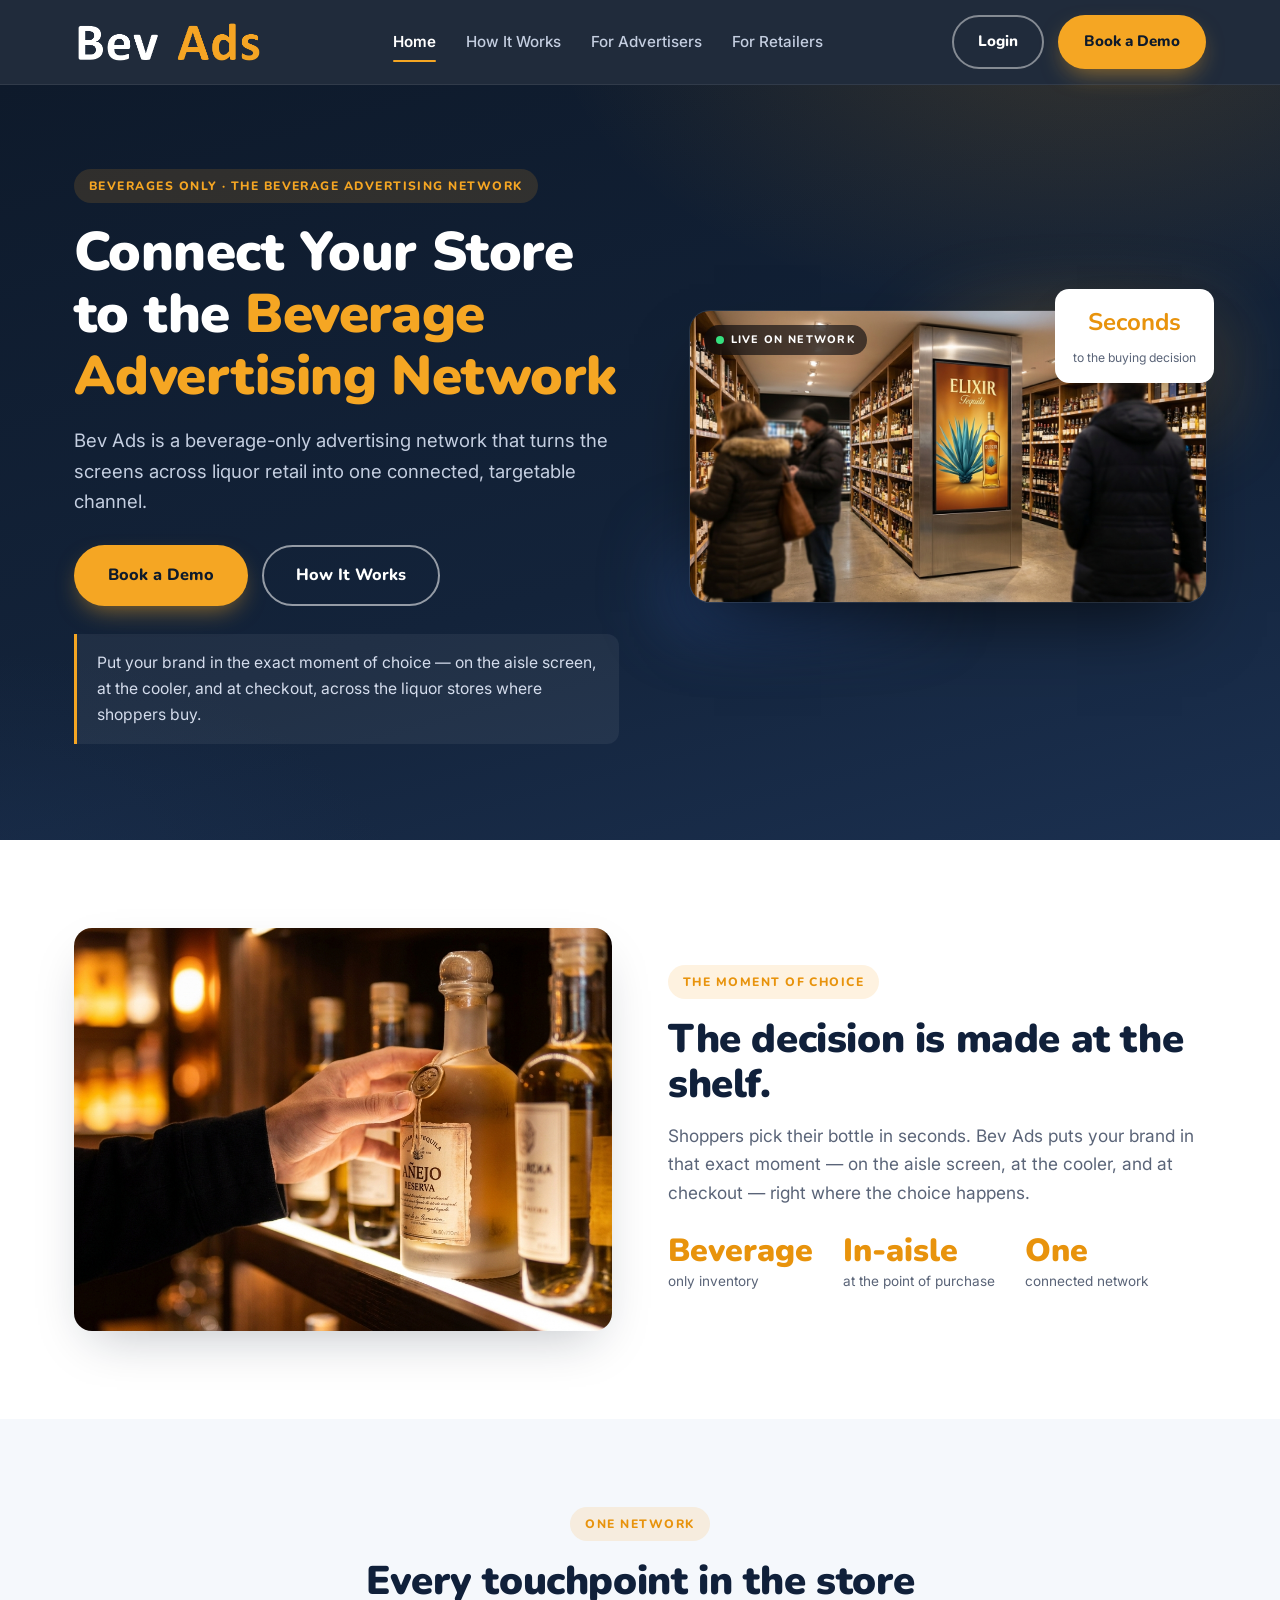
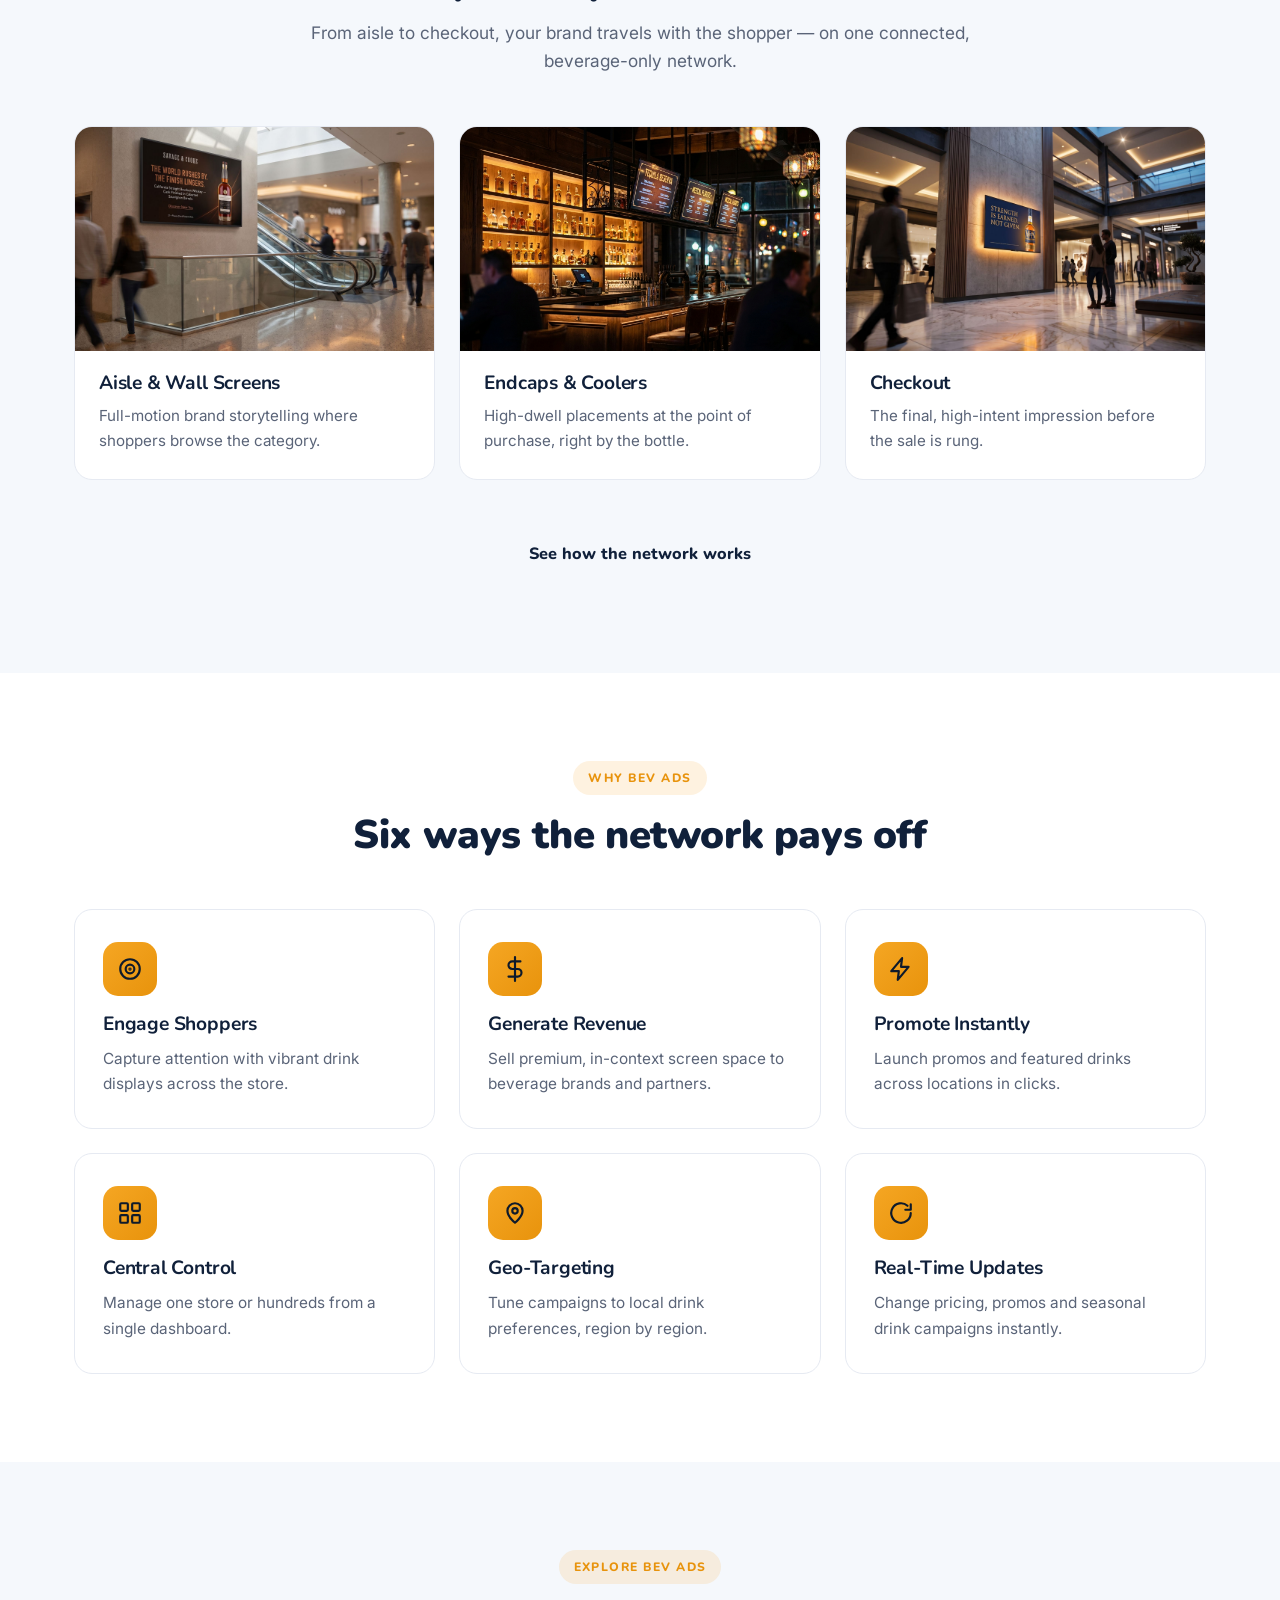
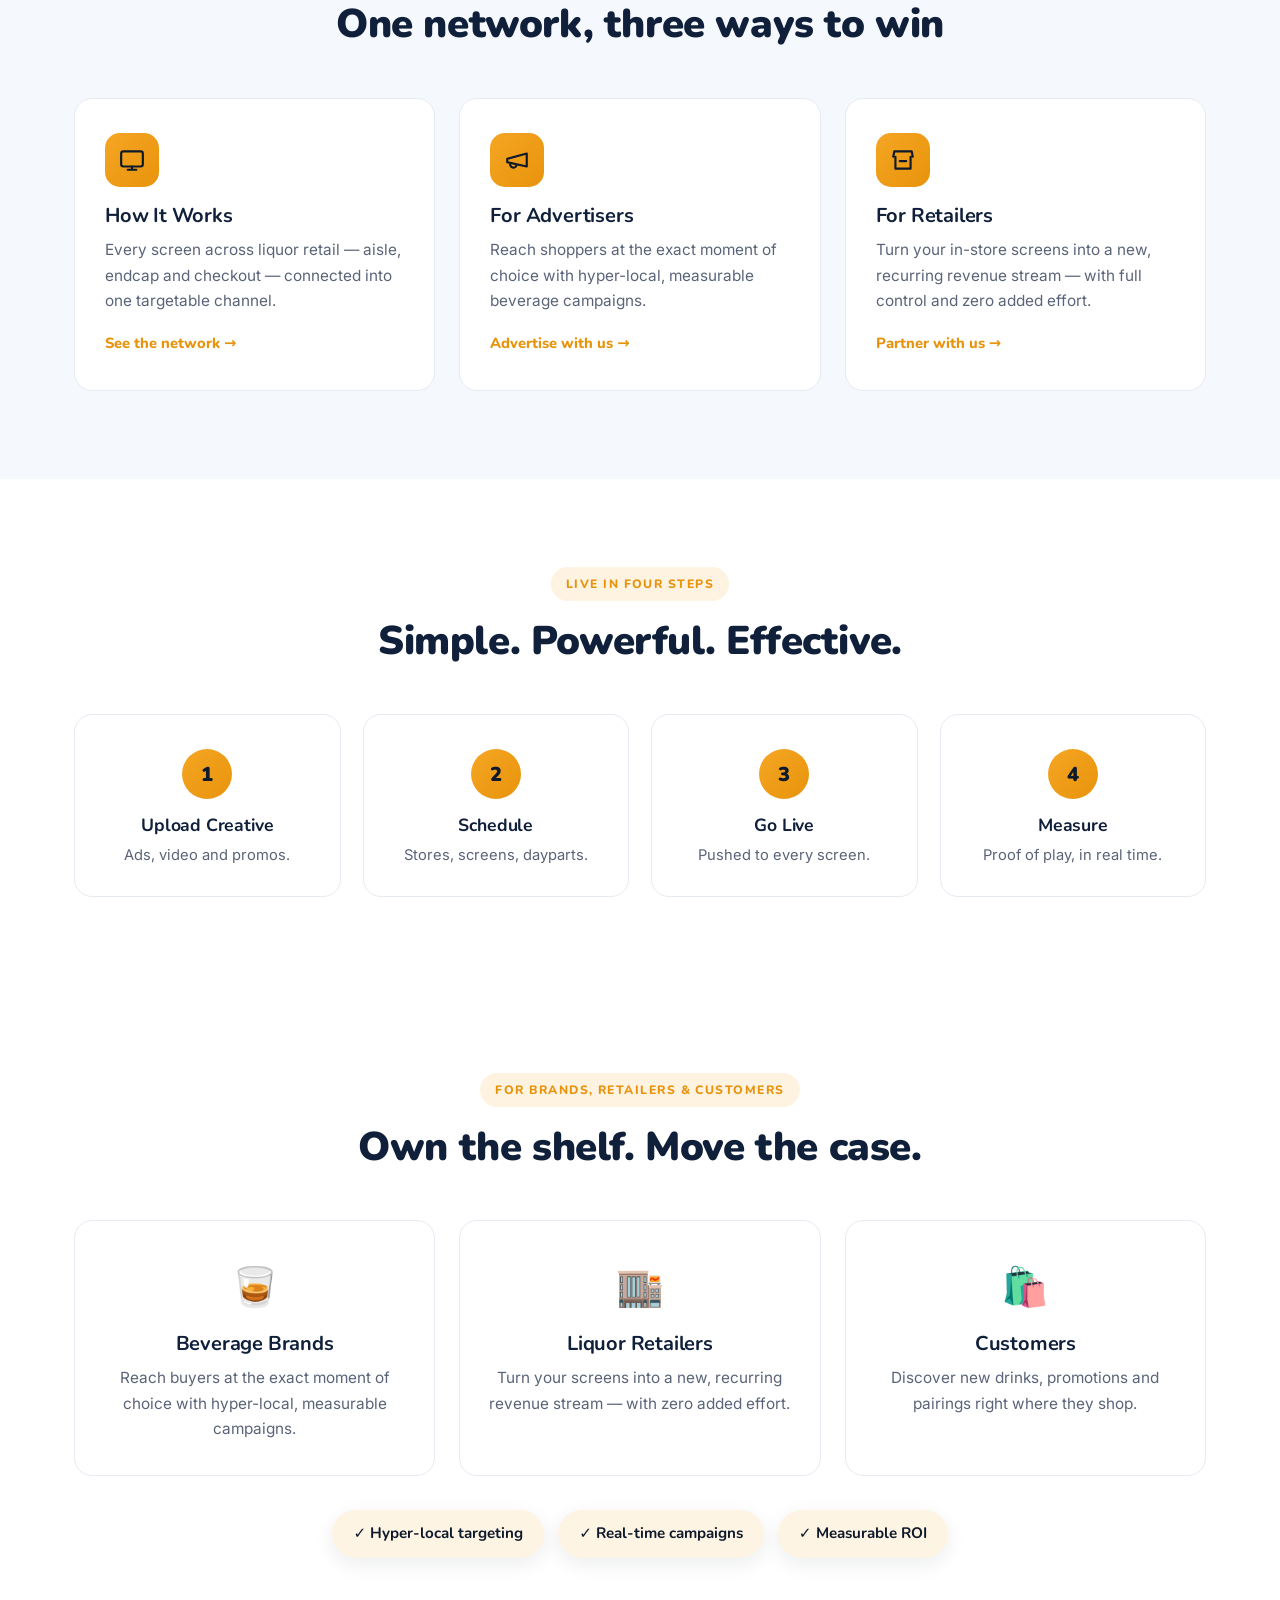
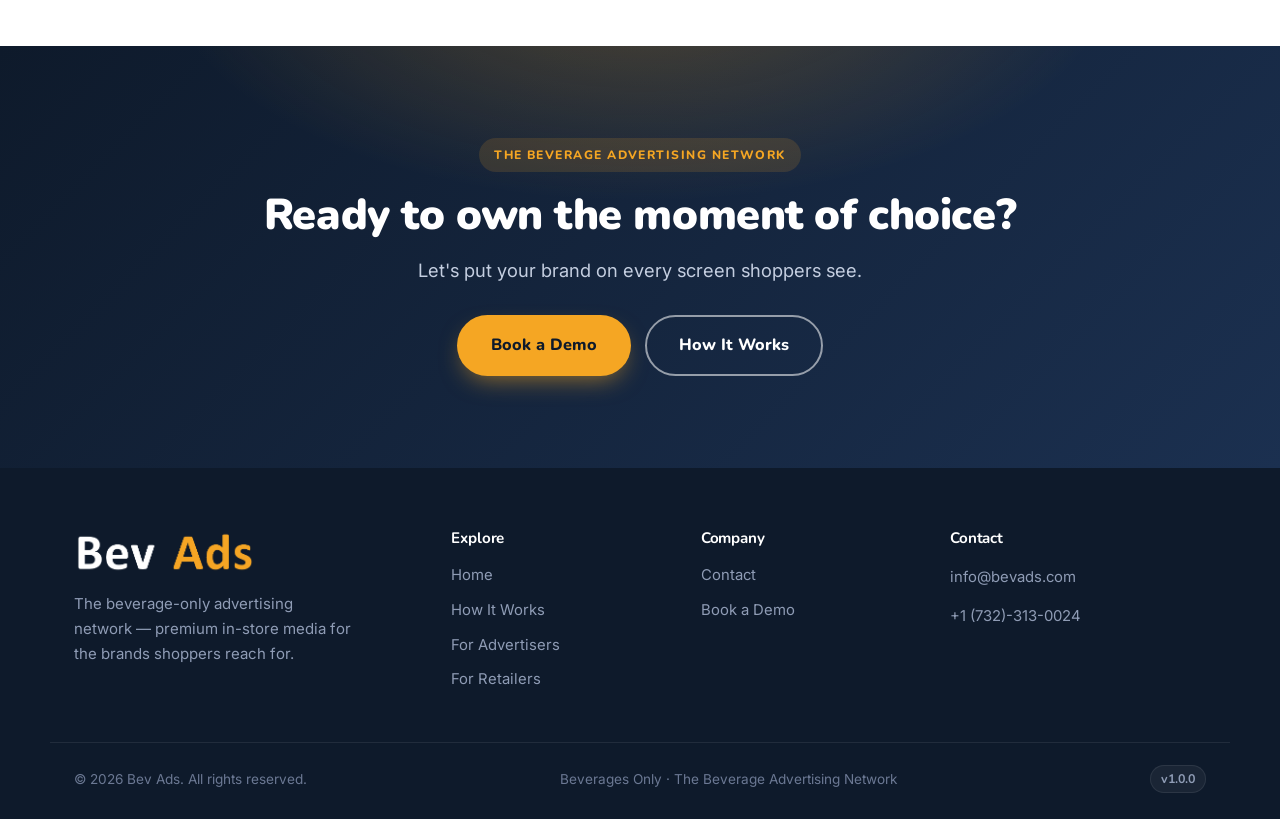
<file: index.html>
<!DOCTYPE html>
<html lang="en">

<head>
    <meta charset="UTF-8" />
    <meta name="viewport" content="width=device-width, initial-scale=1.0" />
    <title>Bev Ads — The Beverage Advertising Network</title>
    <meta name="description" content="Bev Ads is a beverage-only advertising network that turns the screens across liquor retail into one connected, targetable channel — premium in-store media for the brands shoppers reach for." />
    <link rel="icon" href="assets/img/bevads-monogram.png" type="image/png" />
    <link rel="preconnect" href="https://fonts.googleapis.com" />
    <link rel="preconnect" href="https://fonts.gstatic.com" crossorigin />
    <link href="https://fonts.googleapis.com/css2?family=Nunito:wght@600;700;800;900&family=Inter:wght@400;500;600;700&display=swap" rel="stylesheet" />
    <link rel="stylesheet" href="styles.css" />
</head>

<body>

    <!-- ===== Header ===== -->
    <header class="site-header" id="header">
        <div class="container header-inner">
            <a href="index.html" class="brand"><img src="assets/img/bevads-logo-tight.png" alt="Bev Ads" class="brand-logo" /></a>
            <nav class="nav" id="nav">
                <a href="index.html" class="active">Home</a>
                <a href="how-it-works.html">How It Works</a>
                <a href="for-advertisers.html">For Advertisers</a>
                <a href="for-retailers.html">For Retailers</a>
                <a href="contact.html" class="nav-demo">Book a Demo</a>
                <a href="https://login.bevads.com" class="nav-login" target="_blank" rel="noopener">Login</a>
            </nav>
            <div class="header-cta"><a href="https://login.bevads.com" class="btn btn-login" target="_blank" rel="noopener">Login</a><a href="contact.html" class="btn btn-primary">Book a Demo</a></div>
            <button class="nav-toggle" id="navToggle" aria-label="Toggle menu"><span></span><span></span><span></span></button>
        </div>
    </header>

    <!-- ===== Hero ===== -->
    <section class="hero" id="hero">
        <div class="container hero-grid">
            <div class="hero-copy">
                <span class="eyebrow">Beverages Only · The Beverage Advertising Network</span>
                <h1>Connect Your Store to the <span class="grad">Beverage Advertising Network</span></h1>
                <p class="lead">Bev Ads is a beverage-only advertising network that turns the screens across liquor retail into one connected, targetable channel.</p>
                <div class="hero-actions">
                    <a href="contact.html" class="btn btn-primary btn-lg">Book a Demo</a>
                    <a href="how-it-works.html" class="btn btn-outline-light btn-lg">How It Works</a>
                </div>
                <p class="hero-banner">Put your brand in the exact moment of choice — on the aisle screen, at the cooler, and at checkout, across the liquor stores where shoppers buy.</p>
            </div>
            <div class="hero-media reveal">
                <div class="hero-video">
                    <video autoplay loop muted playsinline preload="auto" poster="assets/img/screen-ad.png">
                        <source src="assets/img/hero-store.mp4" type="video/mp4" />
                    </video>
                    <div class="hero-badge"><span class="dot"></span> LIVE ON NETWORK</div>
                </div>
                <div class="float-stat"><strong>Seconds</strong><span>to the buying decision</span></div>
            </div>
        </div>
    </section>

    <!-- ===== The Moment of Choice ===== -->
    <section class="section" id="moment">
        <div class="container split">
            <div class="split-media reveal">
                <img src="assets/img/moment.png" alt="A shopper reaching for a premium tequila bottle on a lit liquor shelf" />
            </div>
            <div class="split-copy">
                <span class="eyebrow eyebrow--light">The Moment of Choice</span>
                <h2 class="section-title">The decision is made at the shelf.</h2>
                <p class="section-sub">Shoppers pick their bottle in seconds. Bev Ads puts your brand in that exact moment — on the aisle screen, at the cooler, and at checkout — right where the choice happens.</p>
                <div class="stat-row">
                    <div class="stat"><strong>Beverage</strong><span>only inventory</span></div>
                    <div class="stat"><strong>In-aisle</strong><span>at the point of purchase</span></div>
                    <div class="stat"><strong>One</strong><span>connected network</span></div>
                </div>
            </div>
        </div>
    </section>

    <!-- ===== One Network / touchpoints ===== -->
    <section class="section section-alt" id="network">
        <div class="container">
            <div class="section-head">
                <span class="eyebrow eyebrow--light">One Network</span>
                <h2 class="section-title">Every touchpoint in the store</h2>
                <p class="section-sub">From aisle to checkout, your brand travels with the shopper — on one connected, beverage-only network.</p>
            </div>
            <div class="touch-grid">
                <article class="touch reveal">
                    <img src="assets/img/ad-bourbon.jpg" alt="Premium bourbon ad on a wall-mounted store screen" />
                    <div class="touch-body">
                        <h3>Aisle &amp; Wall Screens</h3>
                        <p>Full-motion brand storytelling where shoppers browse the category.</p>
                    </div>
                </article>
                <article class="touch reveal">
                    <img src="assets/img/bar-menu.png" alt="Tequila reserva shown on premium in-store screens" />
                    <div class="touch-body">
                        <h3>Endcaps &amp; Coolers</h3>
                        <p>High-dwell placements at the point of purchase, right by the bottle.</p>
                    </div>
                </article>
                <article class="touch reveal">
                    <img src="assets/img/ad-whiskey.jpg" alt="Whiskey brand campaign running on an in-store screen" />
                    <div class="touch-body">
                        <h3>Checkout</h3>
                        <p>The final, high-intent impression before the sale is rung.</p>
                    </div>
                </article>
            </div>
            <div class="section-cta"><a href="how-it-works.html" class="btn btn-outline btn-lg">See how the network works</a></div>
        </div>
    </section>

    <!-- ===== Why Bev Ads ===== -->
    <section class="section" id="why">
        <div class="container">
            <div class="section-head">
                <span class="eyebrow eyebrow--light">Why Bev Ads</span>
                <h2 class="section-title">Six ways the network pays off</h2>
            </div>
            <div class="cards-grid">
                <article class="card reveal">
                    <div class="card-ic"><svg viewBox="0 0 24 24">
                            <circle cx="12" cy="12" r="9" />
                            <circle cx="12" cy="12" r="4" />
                            <circle cx="12" cy="12" r="0.5" />
                        </svg></div>
                    <h3>Engage Shoppers</h3>
                    <p>Capture attention with vibrant drink displays across the store.</p>
                </article>
                <article class="card reveal">
                    <div class="card-ic"><svg viewBox="0 0 24 24">
                            <path d="M12 1v22M17 5H9.5a3.5 3.5 0 000 7h5a3.5 3.5 0 010 7H6" />
                        </svg></div>
                    <h3>Generate Revenue</h3>
                    <p>Sell premium, in-context screen space to beverage brands and partners.</p>
                </article>
                <article class="card reveal">
                    <div class="card-ic"><svg viewBox="0 0 24 24">
                            <path d="M13 2L3 14h7l-1 8 10-12h-7l1-8z" />
                        </svg></div>
                    <h3>Promote Instantly</h3>
                    <p>Launch promos and featured drinks across locations in clicks.</p>
                </article>
                <article class="card reveal">
                    <div class="card-ic"><svg viewBox="0 0 24 24">
                            <rect x="3" y="3" width="7" height="7" rx="1" />
                            <rect x="14" y="3" width="7" height="7" rx="1" />
                            <rect x="3" y="14" width="7" height="7" rx="1" />
                            <rect x="14" y="14" width="7" height="7" rx="1" />
                        </svg></div>
                    <h3>Central Control</h3>
                    <p>Manage one store or hundreds from a single dashboard.</p>
                </article>
                <article class="card reveal">
                    <div class="card-ic"><svg viewBox="0 0 24 24">
                            <path d="M12 21s-7-5.5-7-11a7 7 0 0114 0c0 5.5-7 11-7 11z" />
                            <circle cx="12" cy="10" r="2.5" />
                        </svg></div>
                    <h3>Geo-Targeting</h3>
                    <p>Tune campaigns to local drink preferences, region by region.</p>
                </article>
                <article class="card reveal">
                    <div class="card-ic"><svg viewBox="0 0 24 24">
                            <path d="M21 12a9 9 0 11-3-6.7M21 4v5h-5" />
                        </svg></div>
                    <h3>Real-Time Updates</h3>
                    <p>Change pricing, promos and seasonal drink campaigns instantly.</p>
                </article>
            </div>
        </div>
    </section>

    <!-- ===== Pillars ===== -->
    <section class="section section-alt">
        <div class="container">
            <div class="section-head">
                <span class="eyebrow eyebrow--light">Explore Bev Ads</span>
                <h2 class="section-title">One network, three ways to win</h2>
            </div>
            <div class="pillars">
                <a class="pillar reveal" href="how-it-works.html">
                    <div class="card-ic"><svg viewBox="0 0 24 24">
                            <rect x="2" y="4" width="20" height="14" rx="2" />
                            <path d="M8 21h8M12 18v3" />
                        </svg></div>
                    <h3>How It Works</h3>
                    <p>Every screen across liquor retail — aisle, endcap and checkout — connected into one targetable channel.</p>
                    <span class="more">See the network</span>
                </a>
                <a class="pillar reveal" href="for-advertisers.html">
                    <div class="card-ic"><svg viewBox="0 0 24 24">
                            <path d="M3 11l18-5v12L3 14v-3z" />
                            <path d="M11.6 16.8a3 3 0 01-5.8-1.6" />
                        </svg></div>
                    <h3>For Advertisers</h3>
                    <p>Reach shoppers at the exact moment of choice with hyper-local, measurable beverage campaigns.</p>
                    <span class="more">Advertise with us</span>
                </a>
                <a class="pillar reveal" href="for-retailers.html">
                    <div class="card-ic"><svg viewBox="0 0 24 24">
                            <path d="M3 9l1-5h16l1 5M5 9v11h14V9M9 13h6" />
                        </svg></div>
                    <h3>For Retailers</h3>
                    <p>Turn your in-store screens into a new, recurring revenue stream — with full control and zero added effort.</p>
                    <span class="more">Partner with us</span>
                </a>
            </div>
        </div>
    </section>

    <!-- ===== How it Works preview ===== -->
    <section class="section" id="how">
        <div class="container">
            <div class="section-head">
                <span class="eyebrow eyebrow--light">Live in Four Steps</span>
                <h2 class="section-title">Simple. Powerful. Effective.</h2>
            </div>
            <div class="steps">
                <div class="step reveal"><span class="step-num">1</span>
                    <h3>Upload Creative</h3>
                    <p>Ads, video and promos.</p>
                </div>
                <div class="step reveal"><span class="step-num">2</span>
                    <h3>Schedule</h3>
                    <p>Stores, screens, dayparts.</p>
                </div>
                <div class="step reveal"><span class="step-num">3</span>
                    <h3>Go Live</h3>
                    <p>Pushed to every screen.</p>
                </div>
                <div class="step reveal"><span class="step-num">4</span>
                    <h3>Measure</h3>
                    <p>Proof of play, in real time.</p>
                </div>
            </div>
        </div>
    </section>

    <!-- ===== Brands ===== -->
   <!--  <section class="section section-alt" id="brands">
        <div class="container split">
            <div class="split-copy">
                <span class="eyebrow eyebrow--light">The Brands Shoppers Love</span>
                <h2 class="section-title">Built for the icons of the category.</h2>
                <p class="section-sub">From tequila to bourbon to imports — Bev Ads is the premium channel for the beverage brands shoppers already reach for.</p>
                <div class="brand-marquee">
                    <span>Jose Cuervo</span><span>Don Julio</span><span>Patrón</span>
                    <span>Corona</span><span>Modelo</span><span>Clase Azul</span>
                </div>
            </div>
            <div class="split-media reveal">
                <img src="assets/img/bottles.png" alt="Premium tequila bottles — Blanco, Añejo Reserva and Reposado" />
            </div>
        </div>
    </section> -->

    <!-- ===== Own the shelf (for brands / retailers / customers) ===== -->
    <section class="section" id="value">
        <div class="container">
            <div class="section-head">
                <span class="eyebrow eyebrow--light">For Brands, Retailers &amp; Customers</span>
                <h2 class="section-title">Own the shelf. Move the case.</h2>
            </div>
            <div class="value-grid">
                <article class="value-card reveal">
                    <span class="value-ic">🥃</span>
                    <h3>Beverage Brands</h3>
                    <p>Reach buyers at the exact moment of choice with hyper-local, measurable campaigns.</p>
                </article>
                <article class="value-card reveal">
                    <span class="value-ic">🏬</span>
                    <h3>Liquor Retailers</h3>
                    <p>Turn your screens into a new, recurring revenue stream — with zero added effort.</p>
                </article>
                <article class="value-card reveal">
                    <span class="value-ic">🛍️</span>
                    <h3>Customers</h3>
                    <p>Discover new drinks, promotions and pairings right where they shop.</p>
                </article>
            </div>
            <div class="value-chips">
                <span class="chip">✓ Hyper-local targeting</span>
                <span class="chip">✓ Real-time campaigns</span>
                <span class="chip">✓ Measurable ROI</span>
            </div>
        </div>
    </section>

    <!-- ===== CTA ===== -->
    <section class="cta-final" id="contact-cta">
        <div class="container cta-inner">
            <span class="eyebrow">The Beverage Advertising Network</span>
            <h2>Ready to own the moment of choice?</h2>
            <p>Let's put your brand on every screen shoppers see.</p>
            <div class="hero-actions center">
                <a href="contact.html" class="btn btn-primary btn-lg">Book a Demo</a>
                <a href="how-it-works.html" class="btn btn-outline-light btn-lg">How It Works</a>
            </div>
        </div>
    </section>

    <!-- ===== Footer ===== -->
    <footer class="site-footer">
        <div class="container footer-grid">
            <div class="footer-brand">
                <img src="assets/img/bevads-logo-tight.png" alt="Bev Ads" class="footer-logo" />
                <p>The beverage-only advertising network — premium in-store media for the brands shoppers reach for.</p>
            </div>
            <div class="footer-col">
                <h5>Explore</h5>
                <a href="index.html">Home</a>
                <a href="how-it-works.html">How It Works</a>
                <a href="for-advertisers.html">For Advertisers</a>
                <a href="for-retailers.html">For Retailers</a>
            </div>
            <div class="footer-col">
                <h5>Company</h5>
                <a href="contact.html">Contact</a>
                <a href="contact.html">Book a Demo</a>
            </div>
            <div class="footer-col">
                <h5>Contact</h5>
                <p class="footer-contact">
                    <a href="mailto:info@bevads.com">info@bevads.com</a>
                    <a href="tel:+1(732)-313-0024">+1 (732)-313-0024</a>
                </p>
            </div>
        </div>
        <div class="container footer-bottom">
            <span>© 2026 Bev Ads. All rights reserved.</span>
            <span>Beverages Only · The Beverage Advertising Network</span>
            <span class="footer-version">v1.0.0</span>
        </div>
    </footer>

    <script src="script.js"></script>
</body>

</html>
</file>
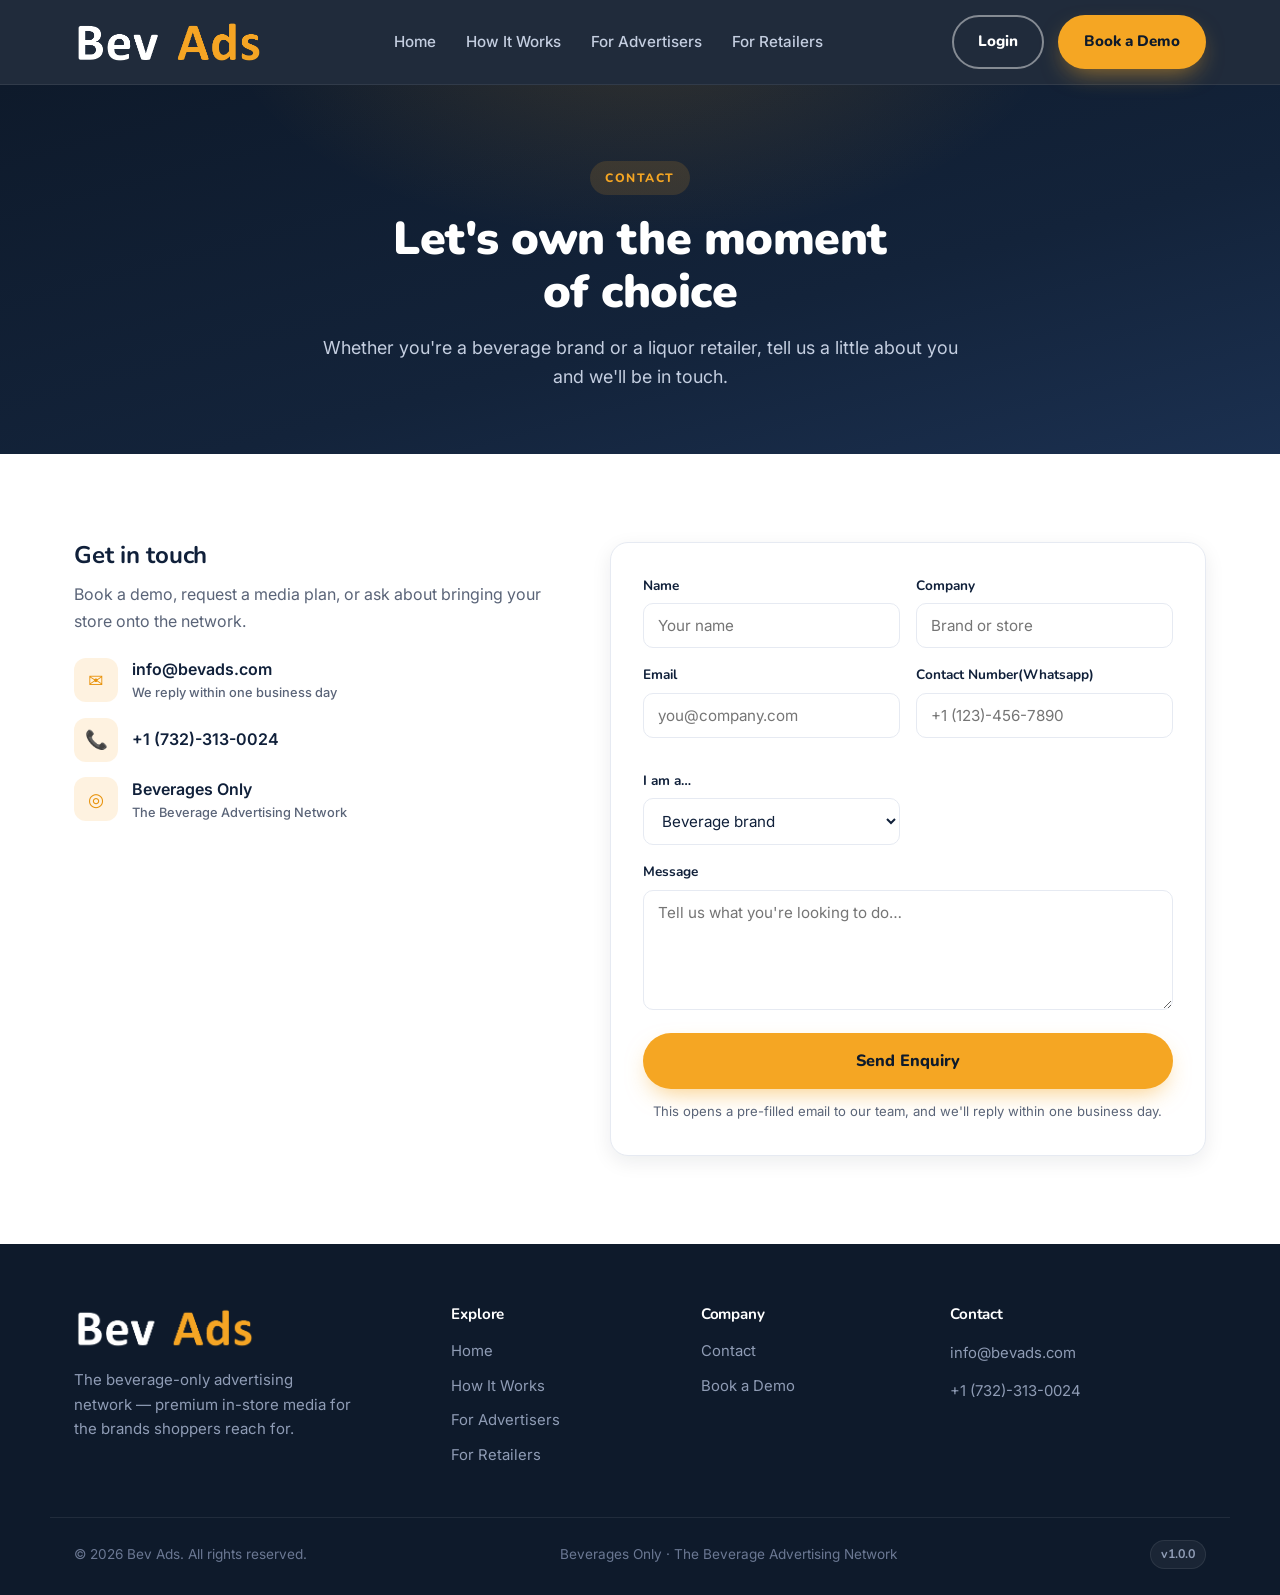
<file: contact.html>
<!DOCTYPE html>
<html lang="en">
<head>
  <meta charset="UTF-8" />
  <meta name="viewport" content="width=device-width, initial-scale=1.0" />
  <title>Contact — Bev Ads</title>
  <meta name="description" content="Book a demo or partner with Bev Ads — the beverage-only advertising network for liquor retail. Get in touch with our team." />
  <link rel="icon" href="assets/img/bevads-monogram.png" type="image/png" />
  <link rel="preconnect" href="https://fonts.googleapis.com" />
  <link rel="preconnect" href="https://fonts.gstatic.com" crossorigin />
  <link href="https://fonts.googleapis.com/css2?family=Nunito:wght@600;700;800;900&family=Inter:wght@400;500;600;700&display=swap" rel="stylesheet" />
  <link rel="stylesheet" href="styles.css" />
</head>
<body>

  <!-- ===== Header ===== -->
  <header class="site-header" id="header">
    <div class="container header-inner">
      <a href="index.html" class="brand"><img src="assets/img/bevads-logo-tight.png" alt="Bev Ads" class="brand-logo" /></a>
      <nav class="nav" id="nav">
        <a href="index.html">Home</a>
        <a href="how-it-works.html">How It Works</a>
        <a href="for-advertisers.html">For Advertisers</a>
        <a href="for-retailers.html">For Retailers</a>
        <a href="contact.html" class="nav-demo active">Book a Demo</a>
        <a href="https://login.bevads.com" class="nav-login" target="_blank" rel="noopener">Login</a>
      </nav>
      <div class="header-cta"><a href="https://login.bevads.com" class="btn btn-login" target="_blank" rel="noopener">Login</a><a href="contact.html" class="btn btn-primary">Book a Demo</a></div>
      <button class="nav-toggle" id="navToggle" aria-label="Toggle menu"><span></span><span></span><span></span></button>
    </div>
  </header>

  <!-- ===== Page hero ===== -->
  <section class="page-hero">
    <div class="container">
      <span class="eyebrow">Contact</span>
      <h1>Let's own the moment of choice</h1>
      <p>Whether you're a beverage brand or a liquor retailer, tell us a little about you and we'll be in touch.</p>
    </div>
  </section>

  <!-- ===== Contact ===== -->
  <section class="section">
    <div class="container contact-grid">
      <div class="contact-info">
        <h3>Get in touch</h3>
        <p>Book a demo, request a media plan, or ask about bringing your store onto the network.</p>
        <div class="ci-item"><span class="ci-ic">✉</span><span>info@bevads.com<small>We reply within one business day</small></span></div>
        <div class="ci-item"><span class="ci-ic">📞</span><span>+1 (732)-313-0024</span></div>
        
        <div class="ci-item"><span class="ci-ic">◎</span><span>Beverages Only<small>The Beverage Advertising Network</small></span></div>
      </div>

      <form class="form" id="contactForm" novalidate>
        <div class="row">
          <div class="field">
            <label for="name">Name</label>
            <input type="text" id="name" name="name" placeholder="Your name" required />
          </div>
          <div class="field">
            <label for="company">Company</label>
            <input type="text" id="company" name="company" placeholder="Brand or store" />
          </div>
        </div>
        <div class="row">
          <div class="field">
            <label for="email">Email</label>
            <input type="email" id="email" name="email" placeholder="you@company.com" required />
          </div>
          <div class="field">
            <label for="Contact">Contact Number(Whatsapp)</label>
            <input type="contact" id="contact" name="contact" placeholder="+1 (123)-456-7890" required />
          </div>
          <div class="field">
            <label for="role">I am a…</label>
            <select id="role" name="role">
              <option>Beverage brand</option>
              <option>Liquor retailer</option>
              <option>Distributor / partner</option>
              <option>Other</option>
            </select>
          </div>
        </div>
        <div class="field">
          <label for="message">Message</label>
          <textarea id="message" name="message" placeholder="Tell us what you're looking to do…"></textarea>
        </div>
        <button type="submit" class="btn btn-primary btn-lg">Send Enquiry</button>
        <p class="form-note">This opens a pre-filled email to our team, and we'll reply within one business day.</p>
      </form>
    </div>
  </section>

  <!-- ===== Footer ===== -->
  <footer class="site-footer">
    <div class="container footer-grid">
      <div class="footer-brand">
        <img src="assets/img/bevads-logo-tight.png" alt="Bev Ads" class="footer-logo" />
        <p>The beverage-only advertising network — premium in-store media for the brands shoppers reach for.</p>
      </div>
      <div class="footer-col">
        <h5>Explore</h5>
        <a href="index.html">Home</a>
        <a href="how-it-works.html">How It Works</a>
        <a href="for-advertisers.html">For Advertisers</a>
        <a href="for-retailers.html">For Retailers</a>
      </div>
      <div class="footer-col">
        <h5>Company</h5>
        <a href="contact.html">Contact</a>
        <a href="contact.html">Book a Demo</a>
      </div>
      <div class="footer-col">
        <h5>Contact</h5>
        <p class="footer-contact">
          <a href="mailto:info@bevads.com">info@bevads.com</a>
          <a href="tel:+1(732)-313-0024">+1 (732)-313-0024</a>
        </p>
      </div>
    </div>
    <div class="container footer-bottom">
      <span>© 2026 Bev Ads. All rights reserved.</span>
      <span>Beverages Only · The Beverage Advertising Network</span>
      <span class="footer-version">v1.0.0</span>
    </div>
  </footer>

  <script src="script.js"></script>
</body>
</html>
</file>
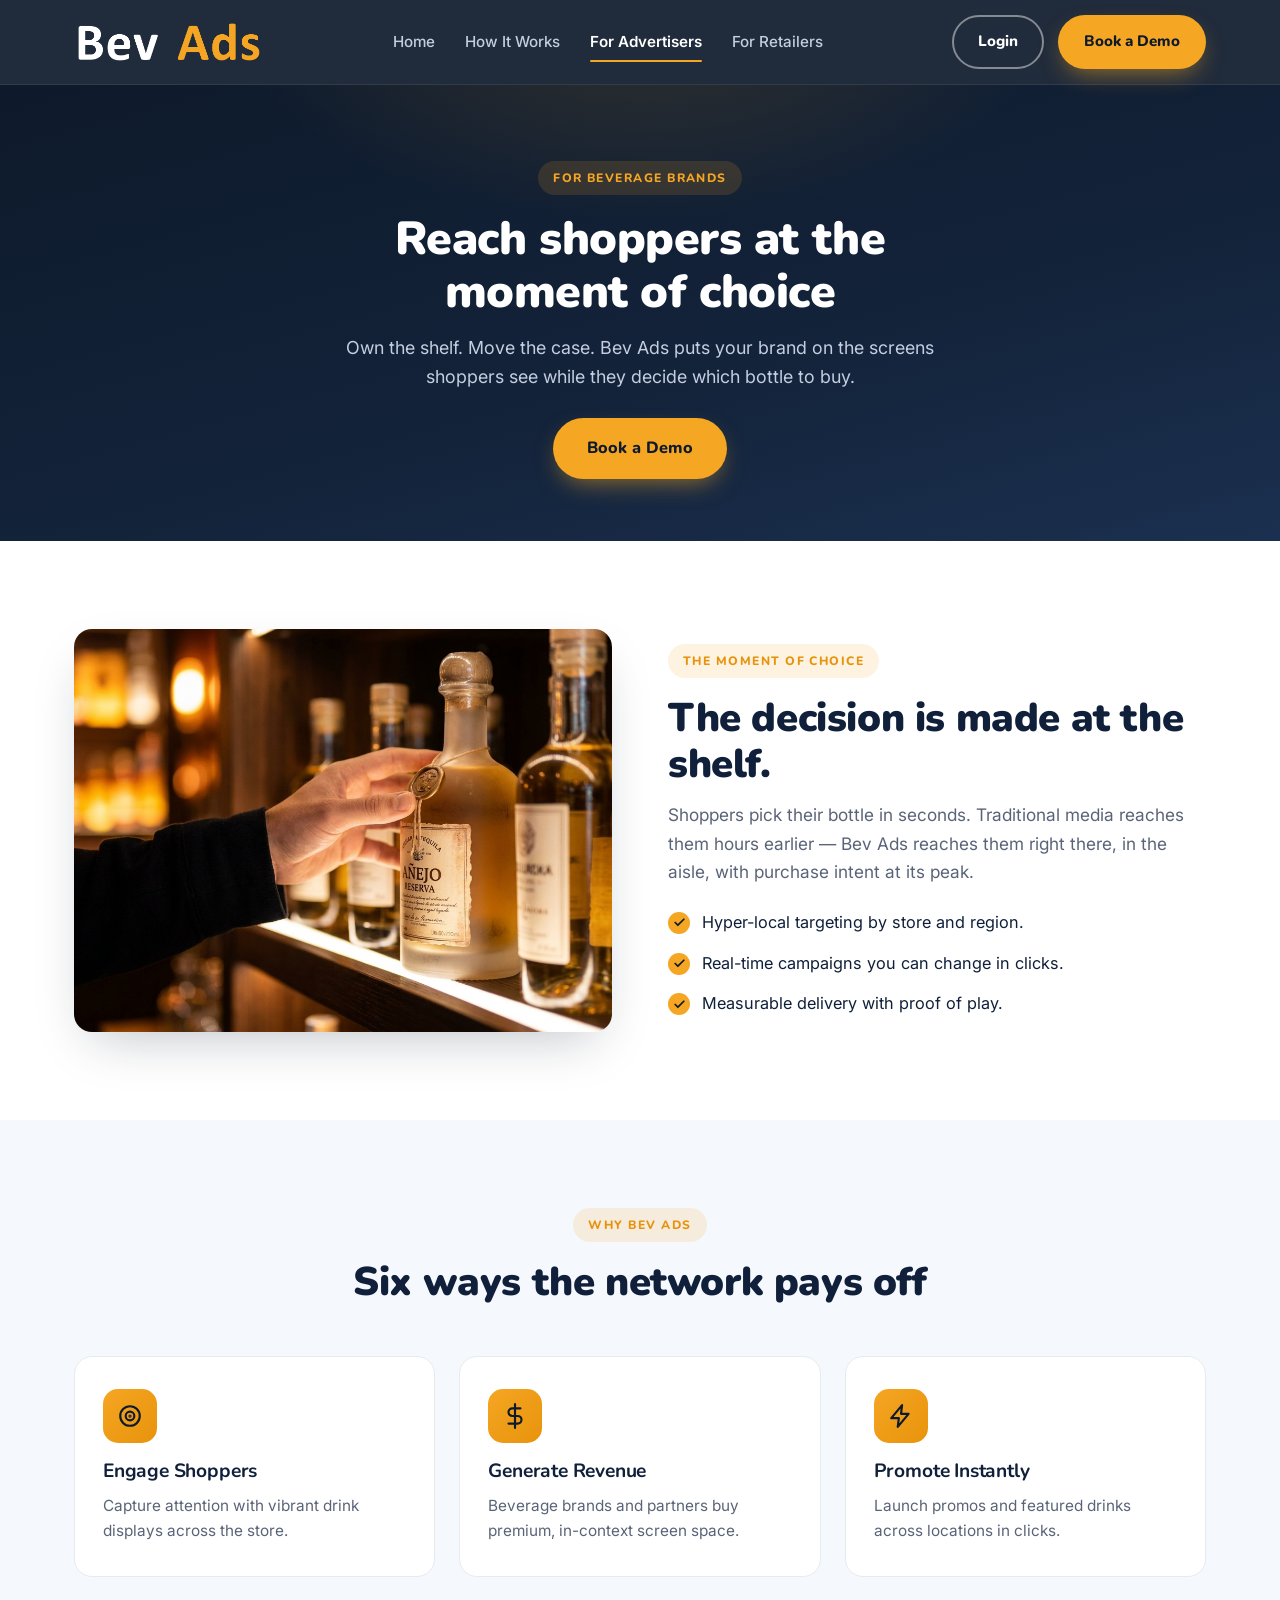
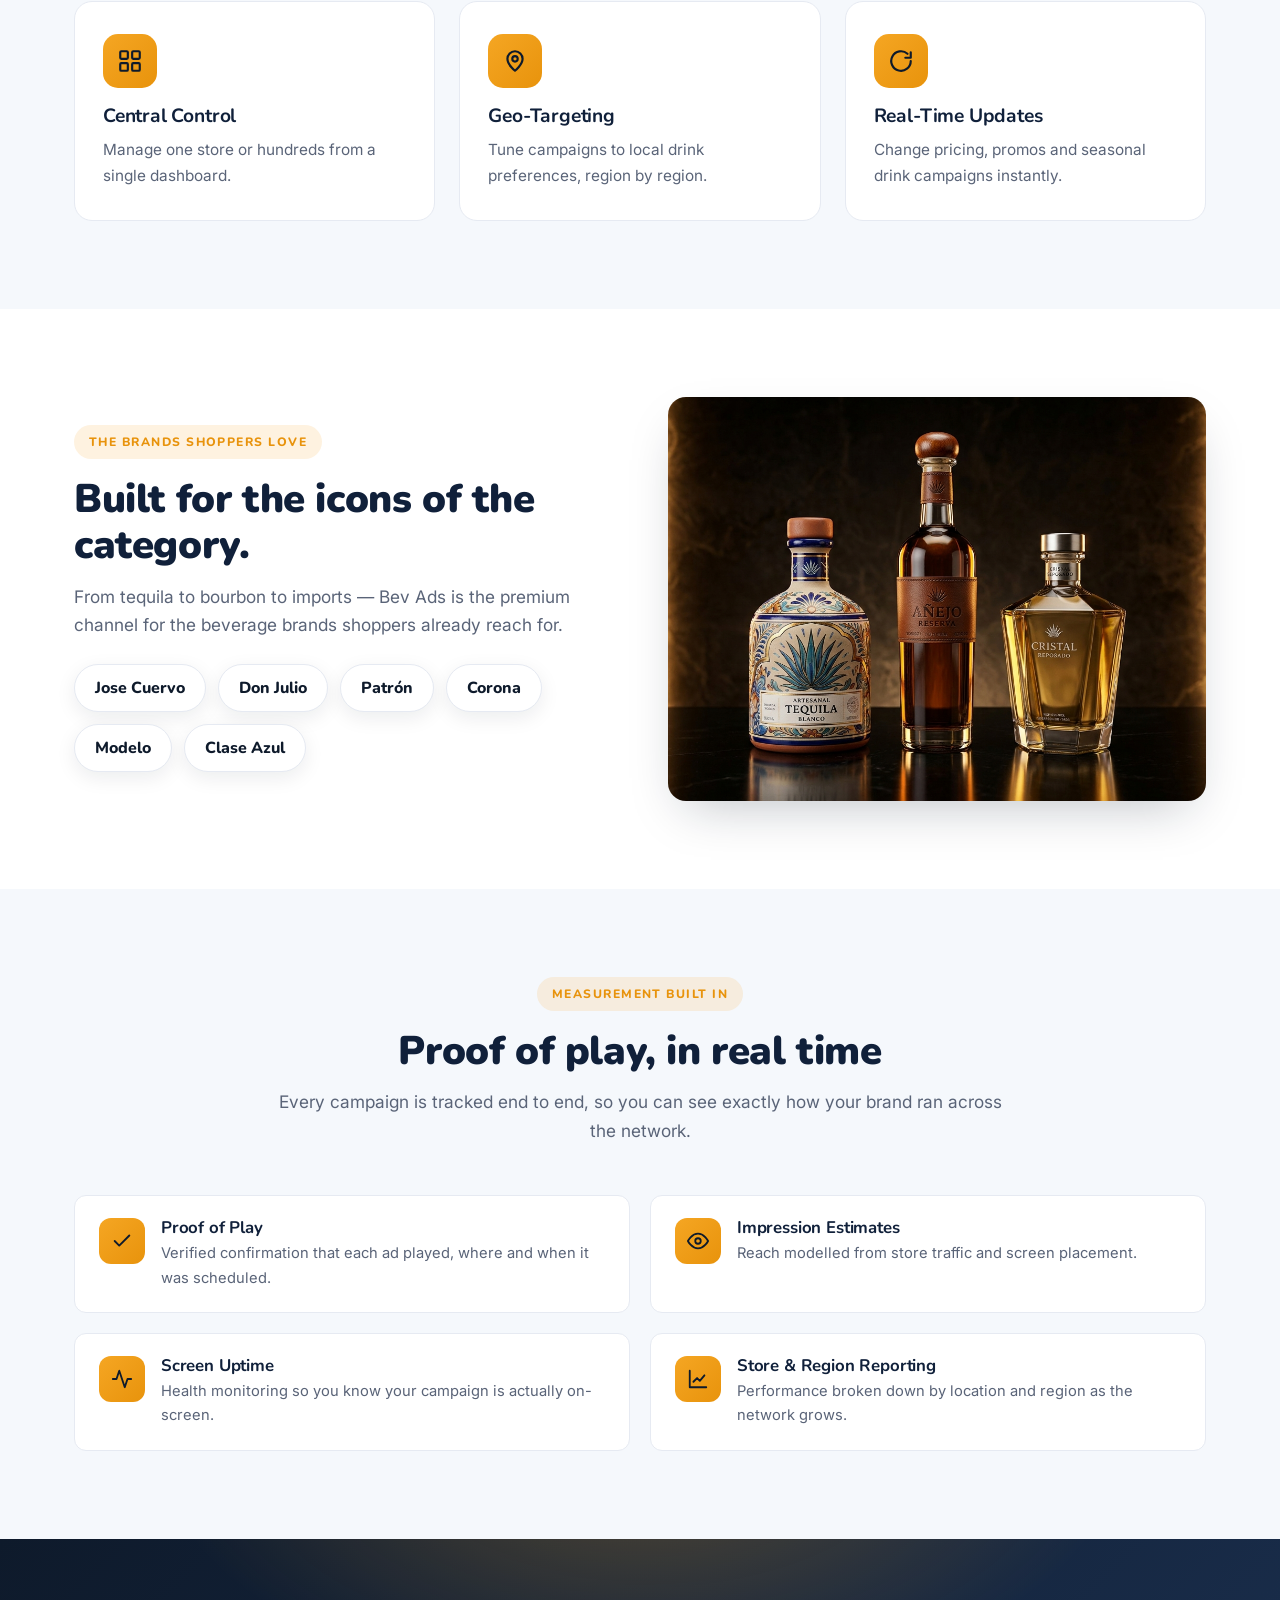
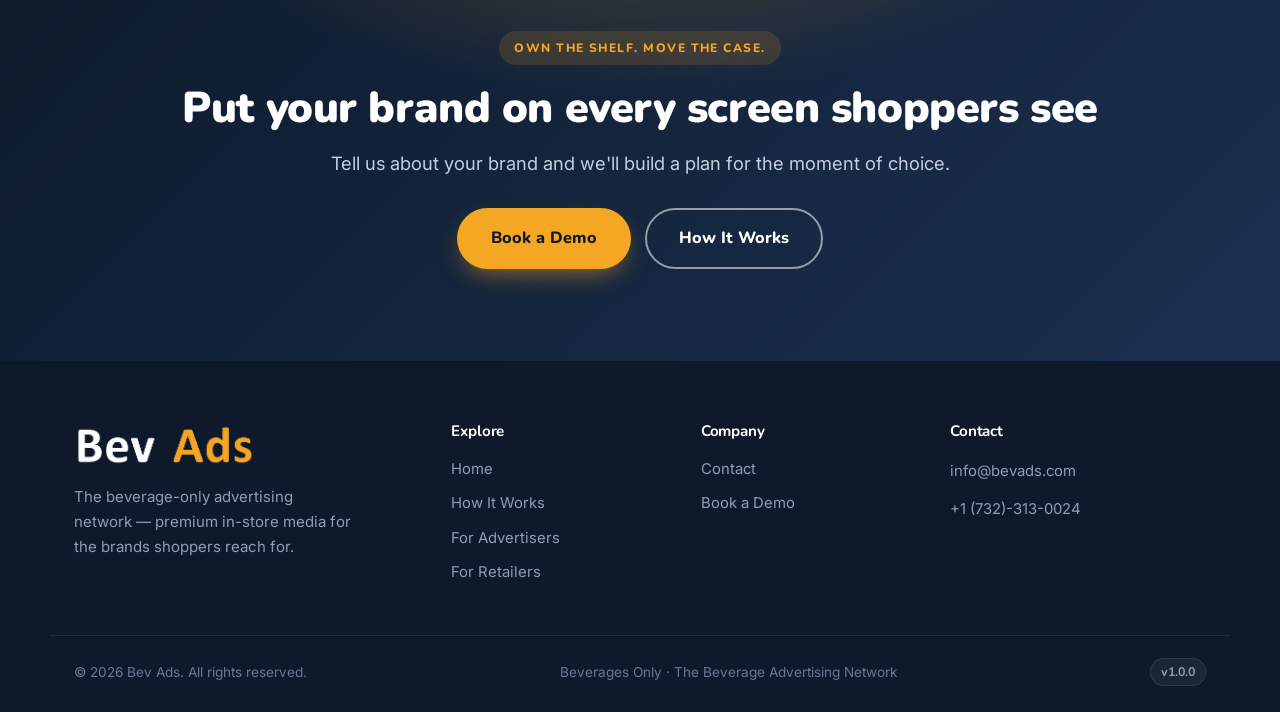
<file: for-advertisers.html>
<!DOCTYPE html>
<html lang="en">
<head>
  <meta charset="UTF-8" />
  <meta name="viewport" content="width=device-width, initial-scale=1.0" />
  <title>For Advertisers — Bev Ads</title>
  <meta name="description" content="Reach shoppers at the exact moment of choice. Bev Ads is premium, beverage-only in-store media for brands — hyper-local, real-time and measurable." />
  <link rel="icon" href="assets/img/bevads-monogram.png" type="image/png" />
  <link rel="preconnect" href="https://fonts.googleapis.com" />
  <link rel="preconnect" href="https://fonts.gstatic.com" crossorigin />
  <link href="https://fonts.googleapis.com/css2?family=Nunito:wght@600;700;800;900&family=Inter:wght@400;500;600;700&display=swap" rel="stylesheet" />
  <link rel="stylesheet" href="styles.css" />
</head>
<body>

  <!-- ===== Header ===== -->
  <header class="site-header" id="header">
    <div class="container header-inner">
      <a href="index.html" class="brand"><img src="assets/img/bevads-logo-tight.png" alt="Bev Ads" class="brand-logo" /></a>
      <nav class="nav" id="nav">
        <a href="index.html">Home</a>
        <a href="how-it-works.html">How It Works</a>
        <a href="for-advertisers.html" class="active">For Advertisers</a>
        <a href="for-retailers.html">For Retailers</a>
        <a href="contact.html" class="nav-demo">Book a Demo</a>
        <a href="https://login.bevads.com" class="nav-login" target="_blank" rel="noopener">Login</a>
      </nav>
      <div class="header-cta"><a href="https://login.bevads.com" class="btn btn-login" target="_blank" rel="noopener">Login</a><a href="contact.html" class="btn btn-primary">Book a Demo</a></div>
      <button class="nav-toggle" id="navToggle" aria-label="Toggle menu"><span></span><span></span><span></span></button>
    </div>
  </header>

  <!-- ===== Page hero ===== -->
  <section class="page-hero">
    <div class="container">
      <span class="eyebrow">For Beverage Brands</span>
      <h1>Reach shoppers at the moment of choice</h1>
      <p>Own the shelf. Move the case. Bev Ads puts your brand on the screens shoppers see while they decide which bottle to buy.</p>
      <div class="hero-actions"><a href="contact.html" class="btn btn-primary btn-lg">Book a Demo</a></div>
    </div>
  </section>

  <!-- ===== Why advertise ===== -->
  <section class="section" id="moment">
    <div class="container split">
      <div class="split-media reveal">
        <img src="assets/img/moment.png" alt="A shopper reaching for a premium tequila bottle on a lit liquor shelf" />
      </div>
      <div class="split-copy">
        <span class="eyebrow eyebrow--light">The Moment of Choice</span>
        <h2 class="section-title">The decision is made at the shelf.</h2>
        <p class="section-sub">Shoppers pick their bottle in seconds. Traditional media reaches them hours earlier — Bev Ads reaches them right there, in the aisle, with purchase intent at its peak.</p>
        <ul class="check-list">
          <li>Hyper-local targeting by store and region.</li>
          <li>Real-time campaigns you can change in clicks.</li>
          <li>Measurable delivery with proof of play.</li>
        </ul>
      </div>
    </div>
  </section>

  <!-- ===== Why Bev Ads (6) ===== -->
  <section class="section section-alt" id="why">
    <div class="container">
      <div class="section-head">
        <span class="eyebrow eyebrow--light">Why Bev Ads</span>
        <h2 class="section-title">Six ways the network pays off</h2>
      </div>
      <div class="cards-grid">
        <article class="card reveal"><div class="card-ic"><svg viewBox="0 0 24 24"><circle cx="12" cy="12" r="9"/><circle cx="12" cy="12" r="4"/><circle cx="12" cy="12" r="0.5"/></svg></div><h3>Engage Shoppers</h3><p>Capture attention with vibrant drink displays across the store.</p></article>
        <article class="card reveal"><div class="card-ic"><svg viewBox="0 0 24 24"><path d="M12 1v22M17 5H9.5a3.5 3.5 0 000 7h5a3.5 3.5 0 010 7H6"/></svg></div><h3>Generate Revenue</h3><p>Beverage brands and partners buy premium, in-context screen space.</p></article>
        <article class="card reveal"><div class="card-ic"><svg viewBox="0 0 24 24"><path d="M13 2L3 14h7l-1 8 10-12h-7l1-8z"/></svg></div><h3>Promote Instantly</h3><p>Launch promos and featured drinks across locations in clicks.</p></article>
        <article class="card reveal"><div class="card-ic"><svg viewBox="0 0 24 24"><rect x="3" y="3" width="7" height="7" rx="1"/><rect x="14" y="3" width="7" height="7" rx="1"/><rect x="3" y="14" width="7" height="7" rx="1"/><rect x="14" y="14" width="7" height="7" rx="1"/></svg></div><h3>Central Control</h3><p>Manage one store or hundreds from a single dashboard.</p></article>
        <article class="card reveal"><div class="card-ic"><svg viewBox="0 0 24 24"><path d="M12 21s-7-5.5-7-11a7 7 0 0114 0c0 5.5-7 11-7 11z"/><circle cx="12" cy="10" r="2.5"/></svg></div><h3>Geo-Targeting</h3><p>Tune campaigns to local drink preferences, region by region.</p></article>
        <article class="card reveal"><div class="card-ic"><svg viewBox="0 0 24 24"><path d="M21 12a9 9 0 11-3-6.7M21 4v5h-5"/></svg></div><h3>Real-Time Updates</h3><p>Change pricing, promos and seasonal drink campaigns instantly.</p></article>
      </div>
    </div>
  </section>

  <!-- ===== Brands ===== -->
  <section class="section" id="brands">
    <div class="container split">
      <div class="split-copy">
        <span class="eyebrow eyebrow--light">The Brands Shoppers Love</span>
        <h2 class="section-title">Built for the icons of the category.</h2>
        <p class="section-sub">From tequila to bourbon to imports — Bev Ads is the premium channel for the beverage brands shoppers already reach for.</p>
        <div class="brand-marquee">
          <span>Jose Cuervo</span><span>Don Julio</span><span>Patrón</span>
          <span>Corona</span><span>Modelo</span><span>Clase Azul</span>
        </div>
      </div>
      <div class="split-media reveal">
        <img src="assets/img/bottles.png" alt="Premium tequila bottles — Blanco, Añejo Reserva and Reposado" />
      </div>
    </div>
  </section>

  <!-- ===== Measurement (capabilities, no fabricated data) ===== -->
  <section class="section section-alt" id="measurement">
    <div class="container">
      <div class="section-head">
        <span class="eyebrow eyebrow--light">Measurement Built In</span>
        <h2 class="section-title">Proof of play, in real time</h2>
        <p class="section-sub">Every campaign is tracked end to end, so you can see exactly how your brand ran across the network.</p>
      </div>
      <div class="measure-grid">
        <div class="measure reveal"><div class="m-ic"><svg viewBox="0 0 24 24"><path d="M20 6L9 17l-5-5"/></svg></div><div><h4>Proof of Play</h4><p>Verified confirmation that each ad played, where and when it was scheduled.</p></div></div>
        <div class="measure reveal"><div class="m-ic"><svg viewBox="0 0 24 24"><path d="M1 12s4-8 11-8 11 8 11 8-4 8-11 8S1 12 1 12z"/><circle cx="12" cy="12" r="3"/></svg></div><div><h4>Impression Estimates</h4><p>Reach modelled from store traffic and screen placement.</p></div></div>
        <div class="measure reveal"><div class="m-ic"><svg viewBox="0 0 24 24"><path d="M22 12h-4l-3 9L9 3l-3 9H2"/></svg></div><div><h4>Screen Uptime</h4><p>Health monitoring so you know your campaign is actually on-screen.</p></div></div>
        <div class="measure reveal"><div class="m-ic"><svg viewBox="0 0 24 24"><path d="M3 3v18h18"/><path d="M7 15l4-4 3 3 5-6"/></svg></div><div><h4>Store &amp; Region Reporting</h4><p>Performance broken down by location and region as the network grows.</p></div></div>
      </div>
    </div>
  </section>

  <!-- ===== CTA ===== -->
  <section class="cta-final">
    <div class="container cta-inner">
      <span class="eyebrow">Own the Shelf. Move the Case.</span>
      <h2>Put your brand on every screen shoppers see</h2>
      <p>Tell us about your brand and we'll build a plan for the moment of choice.</p>
      <div class="hero-actions center">
        <a href="contact.html" class="btn btn-primary btn-lg">Book a Demo</a>
        <a href="how-it-works.html" class="btn btn-outline-light btn-lg">How It Works</a>
      </div>
    </div>
  </section>

  <!-- ===== Footer ===== -->
  <footer class="site-footer">
    <div class="container footer-grid">
      <div class="footer-brand">
        <img src="assets/img/bevads-logo-tight.png" alt="Bev Ads" class="footer-logo" />
        <p>The beverage-only advertising network — premium in-store media for the brands shoppers reach for.</p>
      </div>
      <div class="footer-col">
        <h5>Explore</h5>
        <a href="index.html">Home</a>
        <a href="how-it-works.html">How It Works</a>
        <a href="for-advertisers.html">For Advertisers</a>
        <a href="for-retailers.html">For Retailers</a>
      </div>
      <div class="footer-col">
        <h5>Company</h5>
        <a href="contact.html">Contact</a>
        <a href="contact.html">Book a Demo</a>
      </div>
      <div class="footer-col">
        <h5>Contact</h5>
        <p class="footer-contact">
          <a href="mailto:info@bevads.com">info@bevads.com</a>
          <a href="tel:+1(732)-313-0024">+1 (732)-313-0024</a>
        </p>
      </div>
    </div>
    <div class="container footer-bottom">
      <span>© 2026 Bev Ads. All rights reserved.</span>
      <span>Beverages Only · The Beverage Advertising Network</span>
      <span class="footer-version">v1.0.0</span>
    </div>
  </footer>

  <script src="script.js"></script>
</body>
</html>
</file>
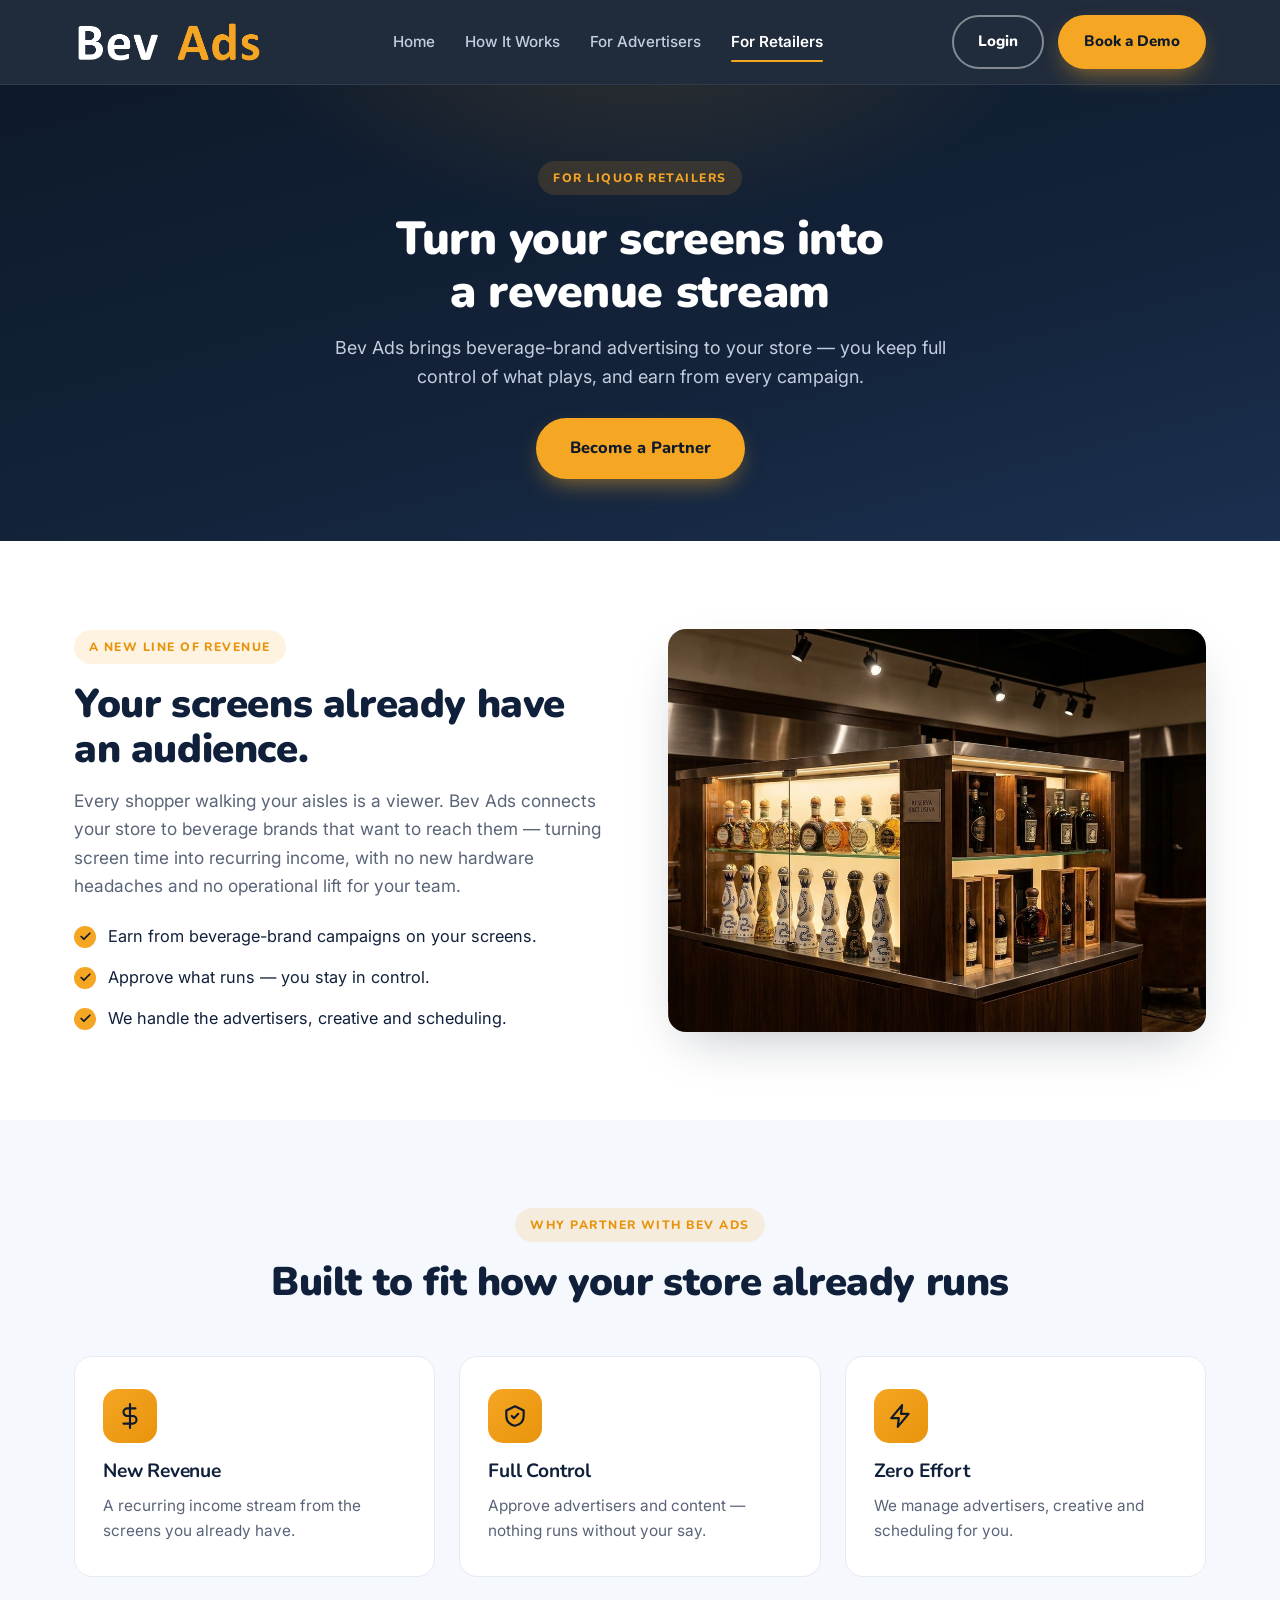
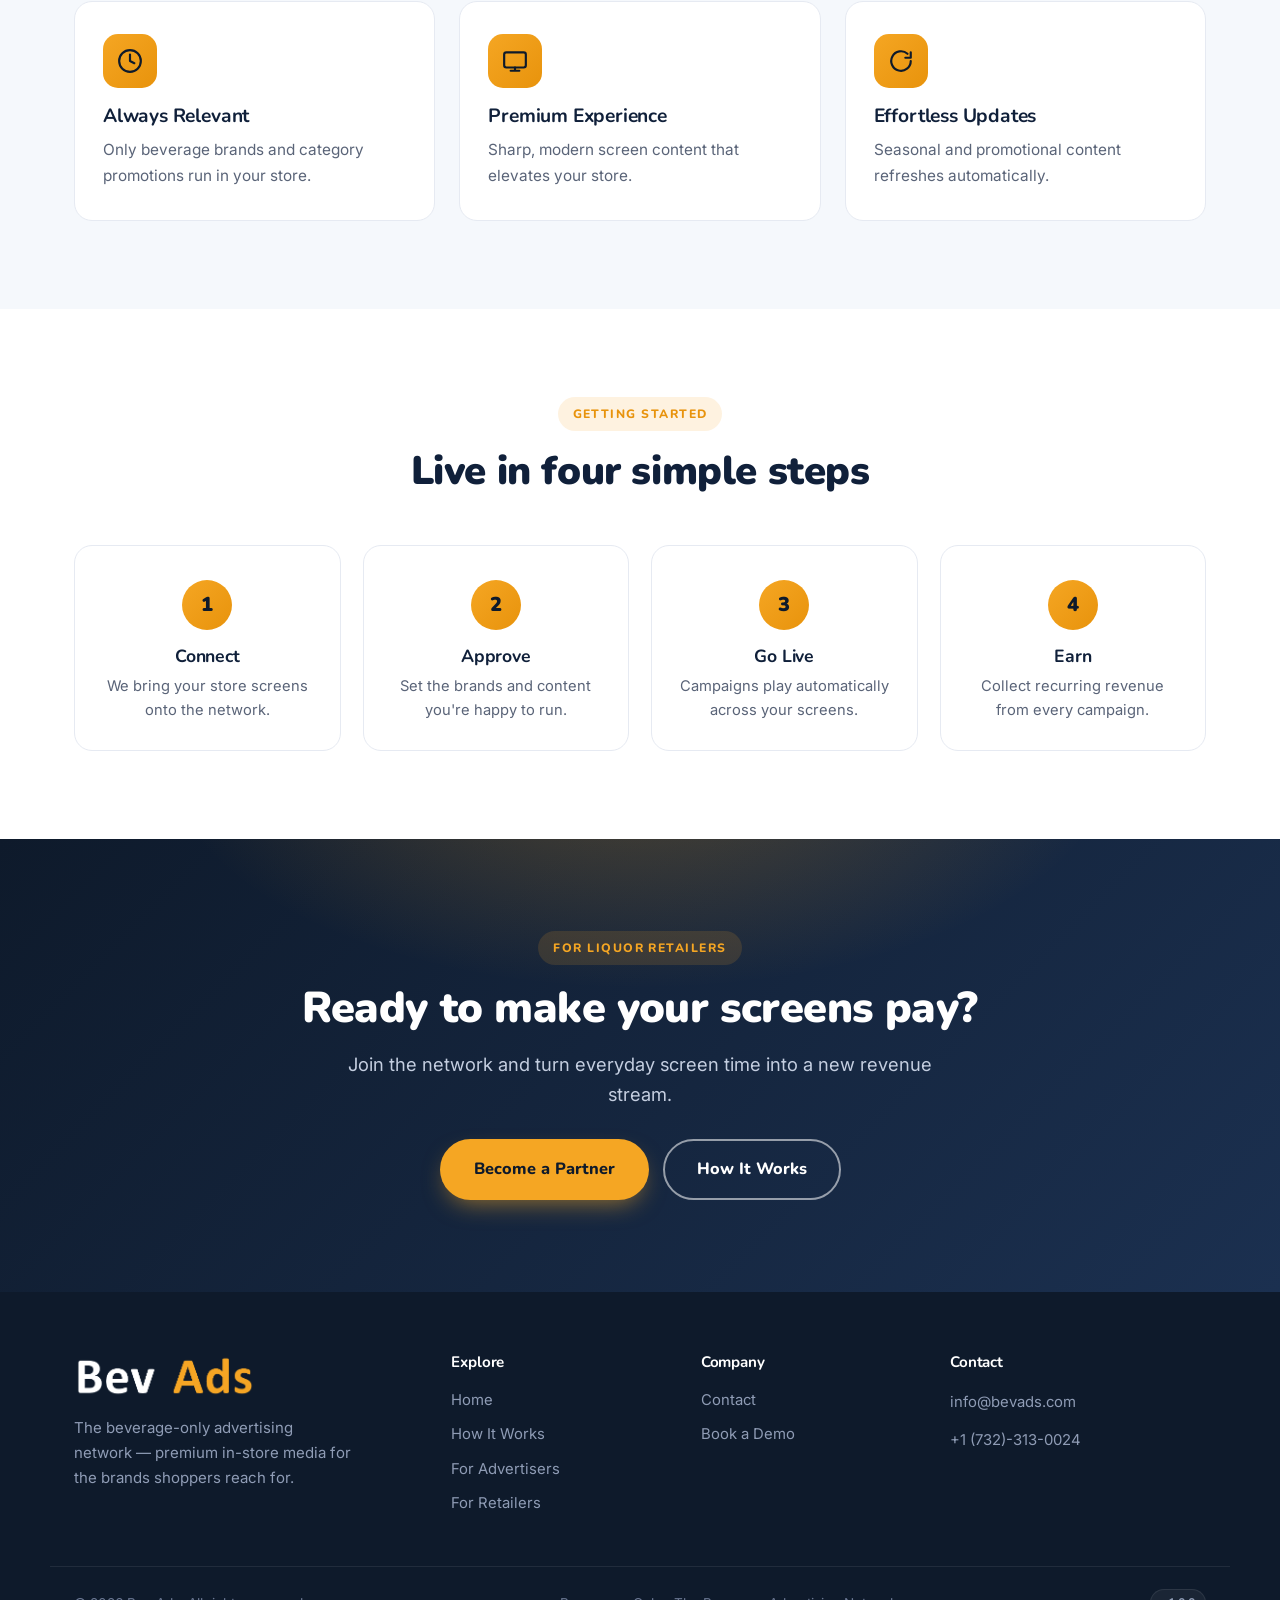
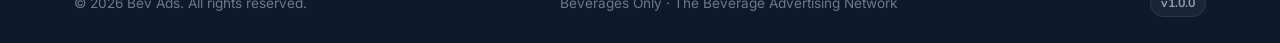
<file: for-retailers.html>
<!DOCTYPE html>
<html lang="en">
<head>
  <meta charset="UTF-8" />
  <meta name="viewport" content="width=device-width, initial-scale=1.0" />
  <title>For Retailers — Bev Ads</title>
  <meta name="description" content="Turn your liquor-store screens into a new, recurring revenue stream. Bev Ads brings beverage-brand advertising to your store — with full control and zero added effort." />
  <link rel="icon" href="assets/img/bevads-monogram.png" type="image/png" />
  <link rel="preconnect" href="https://fonts.googleapis.com" />
  <link rel="preconnect" href="https://fonts.gstatic.com" crossorigin />
  <link href="https://fonts.googleapis.com/css2?family=Nunito:wght@600;700;800;900&family=Inter:wght@400;500;600;700&display=swap" rel="stylesheet" />
  <link rel="stylesheet" href="styles.css" />
</head>
<body>

  <!-- ===== Header ===== -->
  <header class="site-header" id="header">
    <div class="container header-inner">
      <a href="index.html" class="brand"><img src="assets/img/bevads-logo-tight.png" alt="Bev Ads" class="brand-logo" /></a>
      <nav class="nav" id="nav">
        <a href="index.html">Home</a>
        <a href="how-it-works.html">How It Works</a>
        <a href="for-advertisers.html">For Advertisers</a>
        <a href="for-retailers.html" class="active">For Retailers</a>
        <a href="contact.html" class="nav-demo">Book a Demo</a>
        <a href="https://login.bevads.com" class="nav-login" target="_blank" rel="noopener">Login</a>
      </nav>
      <div class="header-cta"><a href="https://login.bevads.com" class="btn btn-login" target="_blank" rel="noopener">Login</a><a href="contact.html" class="btn btn-primary">Book a Demo</a></div>
      <button class="nav-toggle" id="navToggle" aria-label="Toggle menu"><span></span><span></span><span></span></button>
    </div>
  </header>

  <!-- ===== Page hero ===== -->
  <section class="page-hero">
    <div class="container">
      <span class="eyebrow">For Liquor Retailers</span>
      <h1>Turn your screens into a revenue stream</h1>
      <p>Bev Ads brings beverage-brand advertising to your store — you keep full control of what plays, and earn from every campaign.</p>
      <div class="hero-actions"><a href="contact.html" class="btn btn-primary btn-lg">Become a Partner</a></div>
    </div>
  </section>

  <!-- ===== Intro split ===== -->
  <section class="section" id="revenue">
    <div class="container split">
      <div class="split-copy">
        <span class="eyebrow eyebrow--light">A New Line of Revenue</span>
        <h2 class="section-title">Your screens already have an audience.</h2>
        <p class="section-sub">Every shopper walking your aisles is a viewer. Bev Ads connects your store to beverage brands that want to reach them — turning screen time into recurring income, with no new hardware headaches and no operational lift for your team.</p>
        <ul class="check-list">
          <li>Earn from beverage-brand campaigns on your screens.</li>
          <li>Approve what runs — you stay in control.</li>
          <li>We handle the advertisers, creative and scheduling.</li>
        </ul>
      </div>
      <div class="split-media reveal">
        <img src="assets/img/display-case.png" alt="Premium reserve display case in a modern liquor store" />
      </div>
    </div>
  </section>

  <!-- ===== Benefits ===== -->
  <section class="section section-alt" id="benefits">
    <div class="container">
      <div class="section-head">
        <span class="eyebrow eyebrow--light">Why Partner With Bev Ads</span>
        <h2 class="section-title">Built to fit how your store already runs</h2>
      </div>
      <div class="cards-grid">
        <article class="card reveal"><div class="card-ic"><svg viewBox="0 0 24 24"><path d="M12 1v22M17 5H9.5a3.5 3.5 0 000 7h5a3.5 3.5 0 010 7H6"/></svg></div><h3>New Revenue</h3><p>A recurring income stream from the screens you already have.</p></article>
        <article class="card reveal"><div class="card-ic"><svg viewBox="0 0 24 24"><path d="M12 3l8 4v5c0 5-3.5 8-8 9-4.5-1-8-4-8-9V7l8-4z"/><path d="M9 12l2 2 4-4"/></svg></div><h3>Full Control</h3><p>Approve advertisers and content — nothing runs without your say.</p></article>
        <article class="card reveal"><div class="card-ic"><svg viewBox="0 0 24 24"><path d="M13 2L3 14h7l-1 8 10-12h-7l1-8z"/></svg></div><h3>Zero Effort</h3><p>We manage advertisers, creative and scheduling for you.</p></article>
        <article class="card reveal"><div class="card-ic"><svg viewBox="0 0 24 24"><circle cx="12" cy="12" r="10"/><path d="M12 6v6l4 2"/></svg></div><h3>Always Relevant</h3><p>Only beverage brands and category promotions run in your store.</p></article>
        <article class="card reveal"><div class="card-ic"><svg viewBox="0 0 24 24"><rect x="2" y="4" width="20" height="14" rx="2"/><path d="M8 21h8M12 18v3"/></svg></div><h3>Premium Experience</h3><p>Sharp, modern screen content that elevates your store.</p></article>
        <article class="card reveal"><div class="card-ic"><svg viewBox="0 0 24 24"><path d="M21 12a9 9 0 11-3-6.7M21 4v5h-5"/></svg></div><h3>Effortless Updates</h3><p>Seasonal and promotional content refreshes automatically.</p></article>
      </div>
    </div>
  </section>

  <!-- ===== How it works for retailers ===== -->
  <section class="section" id="how">
    <div class="container">
      <div class="section-head">
        <span class="eyebrow eyebrow--light">Getting Started</span>
        <h2 class="section-title">Live in four simple steps</h2>
      </div>
      <div class="steps">
        <div class="step reveal"><span class="step-num">1</span><h3>Connect</h3><p>We bring your store screens onto the network.</p></div>
        <div class="step reveal"><span class="step-num">2</span><h3>Approve</h3><p>Set the brands and content you're happy to run.</p></div>
        <div class="step reveal"><span class="step-num">3</span><h3>Go Live</h3><p>Campaigns play automatically across your screens.</p></div>
        <div class="step reveal"><span class="step-num">4</span><h3>Earn</h3><p>Collect recurring revenue from every campaign.</p></div>
      </div>
    </div>
  </section>

  <!-- ===== CTA ===== -->
  <section class="cta-final">
    <div class="container cta-inner">
      <span class="eyebrow">For Liquor Retailers</span>
      <h2>Ready to make your screens pay?</h2>
      <p>Join the network and turn everyday screen time into a new revenue stream.</p>
      <div class="hero-actions center">
        <a href="contact.html" class="btn btn-primary btn-lg">Become a Partner</a>
        <a href="how-it-works.html" class="btn btn-outline-light btn-lg">How It Works</a>
      </div>
    </div>
  </section>

  <!-- ===== Footer ===== -->
  <footer class="site-footer">
    <div class="container footer-grid">
      <div class="footer-brand">
        <img src="assets/img/bevads-logo-tight.png" alt="Bev Ads" class="footer-logo" />
        <p>The beverage-only advertising network — premium in-store media for the brands shoppers reach for.</p>
      </div>
      <div class="footer-col">
        <h5>Explore</h5>
        <a href="index.html">Home</a>
        <a href="how-it-works.html">How It Works</a>
        <a href="for-advertisers.html">For Advertisers</a>
        <a href="for-retailers.html">For Retailers</a>
      </div>
      <div class="footer-col">
        <h5>Company</h5>
        <a href="contact.html">Contact</a>
        <a href="contact.html">Book a Demo</a>
      </div>
      <div class="footer-col">
        <h5>Contact</h5>
        <p class="footer-contact">
          <a href="mailto:info@bevads.com">info@bevads.com</a>
          <a href="tel:+1(732)-313-0024">+1 (732)-313-0024</a>
        </p>
      </div>
    </div>
    <div class="container footer-bottom">
      <span>© 2026 Bev Ads. All rights reserved.</span>
      <span>Beverages Only · The Beverage Advertising Network</span>
      <span class="footer-version">v1.0.0</span>
    </div>
  </footer>

  <script src="script.js"></script>
</body>
</html>
</file>
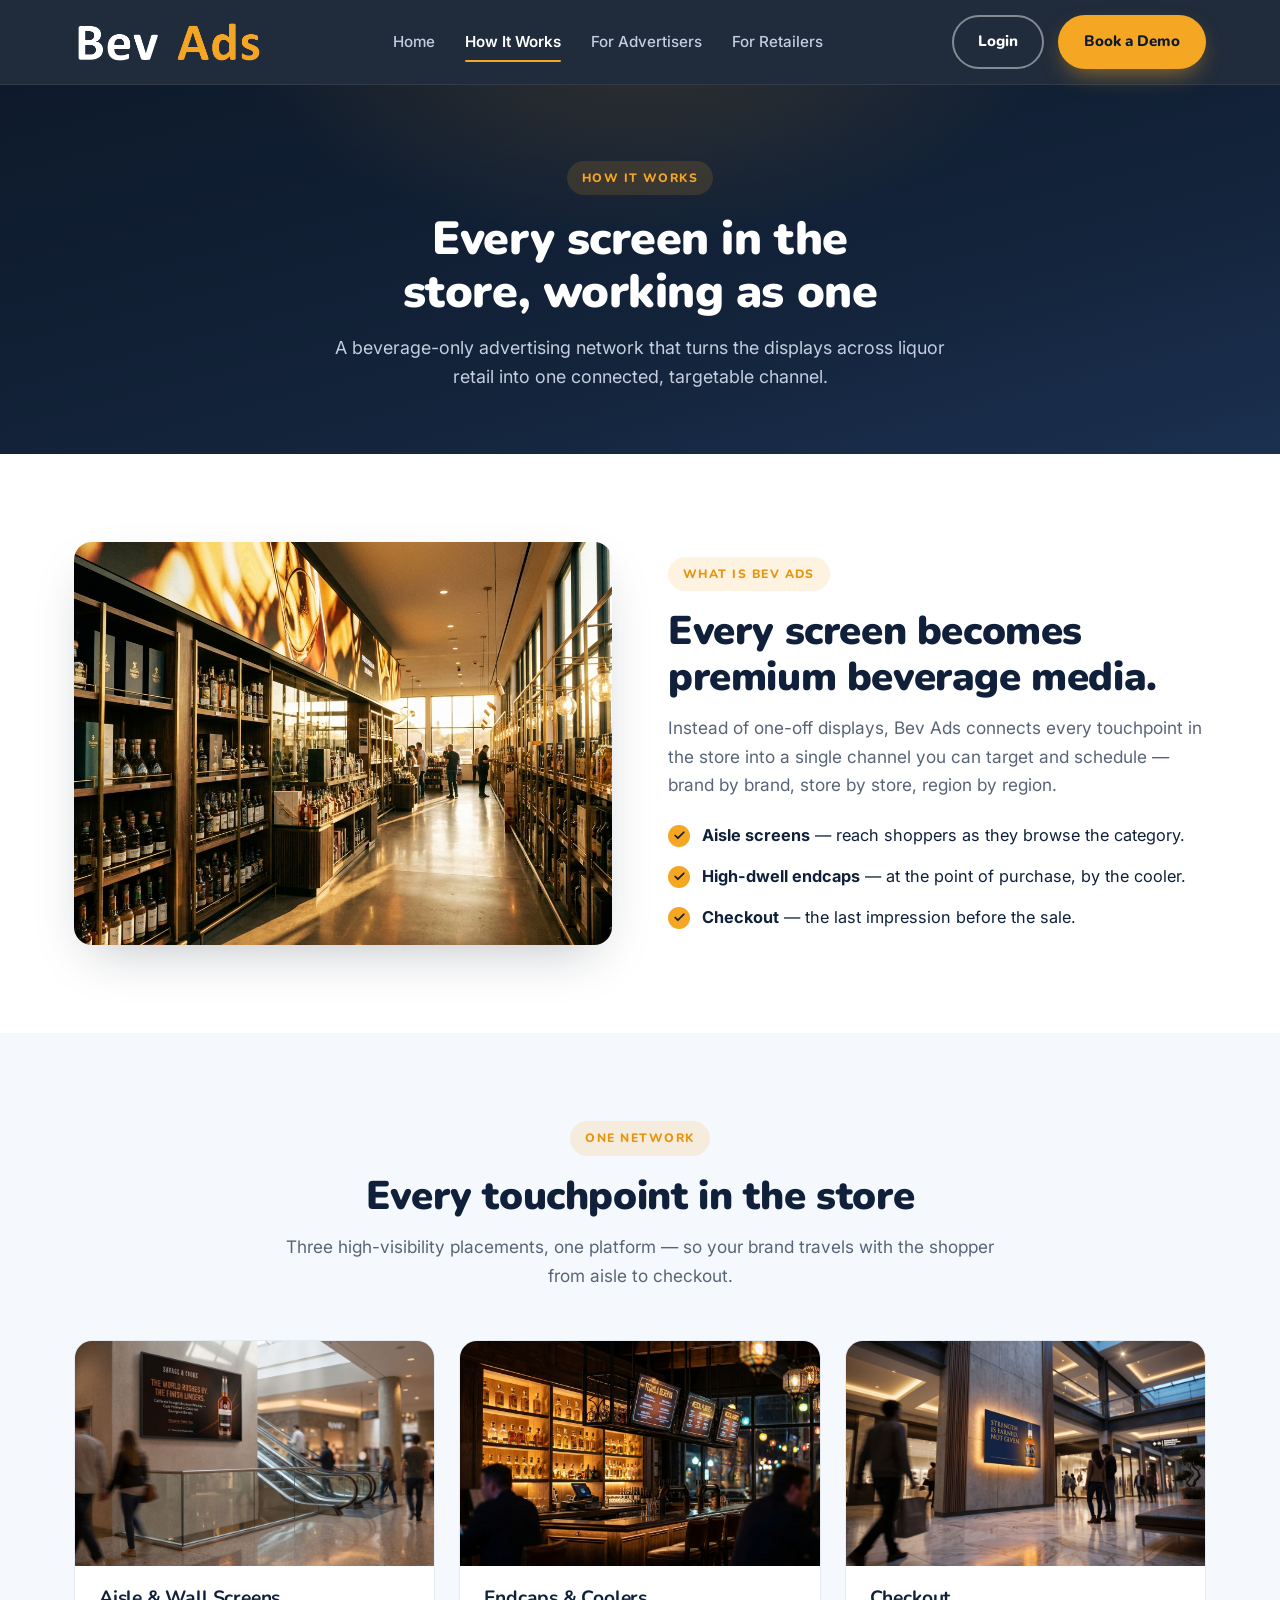
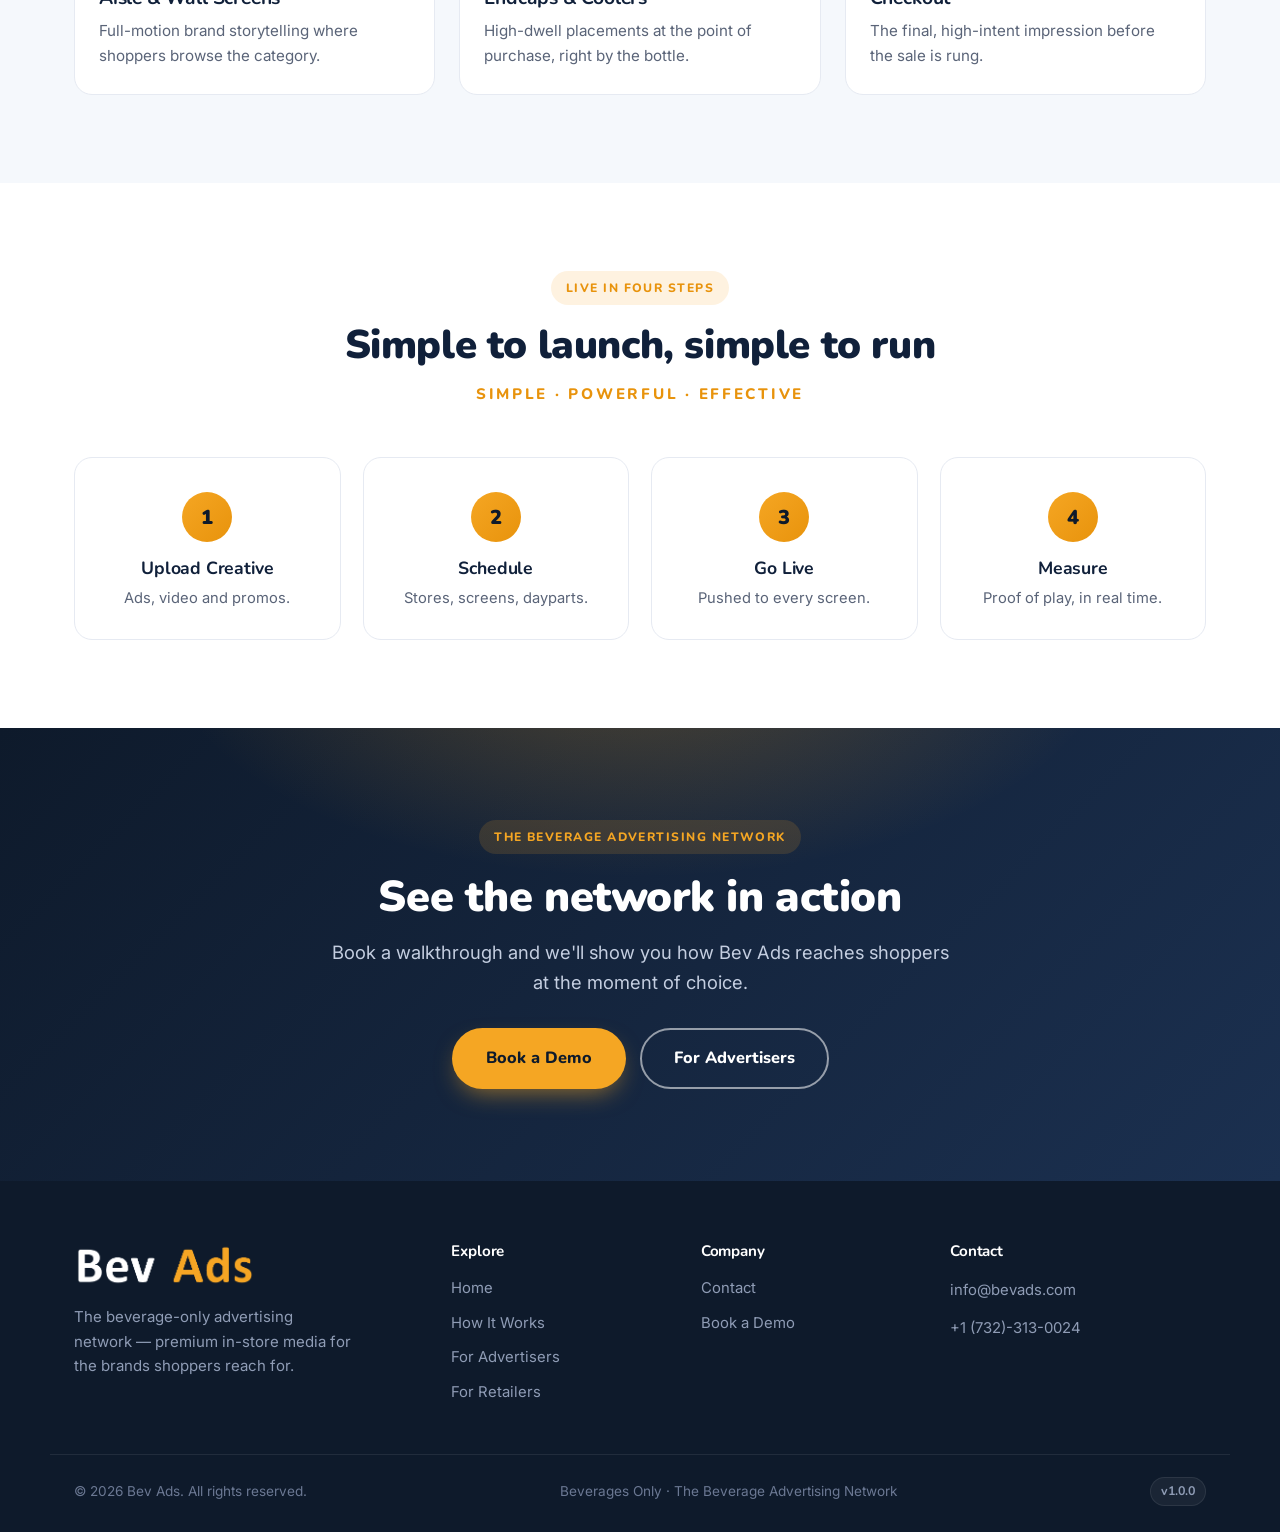
<file: how-it-works.html>
<!DOCTYPE html>
<html lang="en">
<head>
  <meta charset="UTF-8" />
  <meta name="viewport" content="width=device-width, initial-scale=1.0" />
  <title>How It Works — Bev Ads</title>
  <meta name="description" content="How the Bev Ads network works — every screen across liquor retail, from aisle to endcap to checkout, connected into one targetable beverage advertising channel." />
  <link rel="icon" href="assets/img/bevads-monogram.png" type="image/png" />
  <link rel="preconnect" href="https://fonts.googleapis.com" />
  <link rel="preconnect" href="https://fonts.gstatic.com" crossorigin />
  <link href="https://fonts.googleapis.com/css2?family=Nunito:wght@600;700;800;900&family=Inter:wght@400;500;600;700&display=swap" rel="stylesheet" />
  <link rel="stylesheet" href="styles.css" />
</head>
<body>

  <!-- ===== Header ===== -->
  <header class="site-header" id="header">
    <div class="container header-inner">
      <a href="index.html" class="brand"><img src="assets/img/bevads-logo-tight.png" alt="Bev Ads" class="brand-logo" /></a>
      <nav class="nav" id="nav">
        <a href="index.html">Home</a>
        <a href="how-it-works.html" class="active">How It Works</a>
        <a href="for-advertisers.html">For Advertisers</a>
        <a href="for-retailers.html">For Retailers</a>
        <a href="contact.html" class="nav-demo">Book a Demo</a>
        <a href="https://login.bevads.com" class="nav-login" target="_blank" rel="noopener">Login</a>
      </nav>
      <div class="header-cta"><a href="https://login.bevads.com" class="btn btn-login" target="_blank" rel="noopener">Login</a><a href="contact.html" class="btn btn-primary">Book a Demo</a></div>
      <button class="nav-toggle" id="navToggle" aria-label="Toggle menu"><span></span><span></span><span></span></button>
    </div>
  </header>

  <!-- ===== Page hero ===== -->
  <section class="page-hero">
    <div class="container">
      <span class="eyebrow">How It Works</span>
      <h1>Every screen in the store, working as one</h1>
      <p>A beverage-only advertising network that turns the displays across liquor retail into one connected, targetable channel.</p>
    </div>
  </section>

  <!-- ===== What is Bev Ads ===== -->
  <section class="section" id="what">
    <div class="container split">
      <div class="split-media reveal">
        <img src="assets/img/store-hero.png" alt="Premium liquor store aisle with an in-store brand screen overhead" />
      </div>
      <div class="split-copy">
        <span class="eyebrow eyebrow--light">What Is Bev Ads</span>
        <h2 class="section-title">Every screen becomes premium beverage media.</h2>
        <p class="section-sub">Instead of one-off displays, Bev Ads connects every touchpoint in the store into a single channel you can target and schedule — brand by brand, store by store, region by region.</p>
        <ul class="check-list">
          <li><strong>Aisle screens</strong> — reach shoppers as they browse the category.</li>
          <li><strong>High-dwell endcaps</strong> — at the point of purchase, by the cooler.</li>
          <li><strong>Checkout</strong> — the last impression before the sale.</li>
        </ul>
      </div>
    </div>
  </section>

  <!-- ===== One Network / touchpoints ===== -->
  <section class="section section-alt" id="network">
    <div class="container">
      <div class="section-head">
        <span class="eyebrow eyebrow--light">One Network</span>
        <h2 class="section-title">Every touchpoint in the store</h2>
        <p class="section-sub">Three high-visibility placements, one platform — so your brand travels with the shopper from aisle to checkout.</p>
      </div>
      <div class="touch-grid">
        <article class="touch reveal">
          <img src="assets/img/ad-bourbon.jpg" alt="Premium bourbon ad on a wall-mounted store screen" />
          <div class="touch-body"><h3>Aisle &amp; Wall Screens</h3><p>Full-motion brand storytelling where shoppers browse the category.</p></div>
        </article>
        <article class="touch reveal">
          <img src="assets/img/bar-menu.png" alt="Tequila reserva shown on premium in-store screens" />
          <div class="touch-body"><h3>Endcaps &amp; Coolers</h3><p>High-dwell placements at the point of purchase, right by the bottle.</p></div>
        </article>
        <article class="touch reveal">
          <img src="assets/img/ad-whiskey.jpg" alt="Whiskey brand campaign running on an in-store screen" />
          <div class="touch-body"><h3>Checkout</h3><p>The final, high-intent impression before the sale is rung.</p></div>
        </article>
      </div>
    </div>
  </section>

  <!-- ===== How it Works steps ===== -->
  <section class="section" id="how">
    <div class="container">
      <div class="section-head">
        <span class="eyebrow eyebrow--light">Live in Four Steps</span>
        <h2 class="section-title">Simple to launch, simple to run</h2>
        <p class="section-sub tagline">Simple · Powerful · Effective</p>
      </div>
      <div class="steps">
        <div class="step reveal"><span class="step-num">1</span><h3>Upload Creative</h3><p>Ads, video and promos.</p></div>
        <div class="step reveal"><span class="step-num">2</span><h3>Schedule</h3><p>Stores, screens, dayparts.</p></div>
        <div class="step reveal"><span class="step-num">3</span><h3>Go Live</h3><p>Pushed to every screen.</p></div>
        <div class="step reveal"><span class="step-num">4</span><h3>Measure</h3><p>Proof of play, in real time.</p></div>
      </div>
    </div>
  </section>

  <!-- ===== CTA ===== -->
  <section class="cta-final">
    <div class="container cta-inner">
      <span class="eyebrow">The Beverage Advertising Network</span>
      <h2>See the network in action</h2>
      <p>Book a walkthrough and we'll show you how Bev Ads reaches shoppers at the moment of choice.</p>
      <div class="hero-actions center">
        <a href="contact.html" class="btn btn-primary btn-lg">Book a Demo</a>
        <a href="for-advertisers.html" class="btn btn-outline-light btn-lg">For Advertisers</a>
      </div>
    </div>
  </section>

  <!-- ===== Footer ===== -->
  <footer class="site-footer">
    <div class="container footer-grid">
      <div class="footer-brand">
        <img src="assets/img/bevads-logo-tight.png" alt="Bev Ads" class="footer-logo" />
        <p>The beverage-only advertising network — premium in-store media for the brands shoppers reach for.</p>
      </div>
      <div class="footer-col">
        <h5>Explore</h5>
        <a href="index.html">Home</a>
        <a href="how-it-works.html">How It Works</a>
        <a href="for-advertisers.html">For Advertisers</a>
        <a href="for-retailers.html">For Retailers</a>
      </div>
      <div class="footer-col">
        <h5>Company</h5>
        <a href="contact.html">Contact</a>
        <a href="contact.html">Book a Demo</a>
      </div>
      <div class="footer-col">
        <h5>Contact</h5>
        <p class="footer-contact">
          <a href="mailto:info@bevads.com">info@bevads.com</a>
          <a href="tel:+1(732)-313-0024">+1 (732)-313-0024</a>
        </p>
      </div>
    </div>
    <div class="container footer-bottom">
      <span>© 2026 Bev Ads. All rights reserved.</span>
      <span>Beverages Only · The Beverage Advertising Network</span>
      <span class="footer-version">v1.0.0</span>
    </div>
  </footer>

  <script src="script.js"></script>
</body>
</html>
</file>
<file: styles.css>
/* ===== Bev Ads — brand tokens (navy + orange + white, from logo) ===== */
:root {
  --navy: #0e1a2b;
  --navy-2: #13233a;
  --navy-3: #1b3050;
  --orange: #f5a623;
  --orange-2: #ffb845;
  --orange-deep: #e8930c;
  --ink: #10203a;
  --slate: #5a6478;
  --line: #e6eaf2;
  --bg: #ffffff;
  --bg-soft: #f5f8fc;
  --radius: 18px;
  --radius-sm: 12px;
  --shadow: 0 20px 50px -18px rgba(14,26,43,.28);
  --shadow-sm: 0 6px 20px rgba(14,26,43,.08);
  --maxw: 1180px;
  --font-head: "Nunito", system-ui, sans-serif;
  --font-body: "Inter", system-ui, sans-serif;
}

* { box-sizing: border-box; margin: 0; padding: 0; }
html { scroll-behavior: smooth; }
body { font-family: var(--font-body); color: var(--ink); background: var(--bg); line-height: 1.65; -webkit-font-smoothing: antialiased; }
img { max-width: 100%; display: block; }
a { color: inherit; text-decoration: none; }
h1, h2, h3, h4, h5 { font-family: var(--font-head); line-height: 1.14; letter-spacing: -.01em; }

.container { width: 100%; max-width: var(--maxw); margin: 0 auto; padding: 0 24px; }
.container.narrow { max-width: 820px; }
.center { text-align: center; }

/* ===== Buttons ===== */
.btn {
  display: inline-flex; align-items: center; justify-content: center; gap: 8px;
  padding: 12px 24px; border-radius: 999px; font-family: var(--font-head);
  font-weight: 800; font-size: .95rem; cursor: pointer; border: 2px solid transparent;
  transition: .2s ease; white-space: nowrap;
}
.btn-lg { padding: 15px 32px; font-size: 1.02rem; }
.btn-primary { background: var(--orange); color: var(--navy); box-shadow: 0 10px 24px -8px rgba(245,166,35,.6); }
.btn-primary:hover { background: var(--orange-2); transform: translateY(-2px); }
.btn-outline-light { border-color: rgba(255,255,255,.55); color: #fff; }
.btn-outline-light:hover { background: #fff; color: var(--navy); transform: translateY(-2px); }

/* ===== Header ===== */
.site-header {
  position: sticky; top: 0; z-index: 50; background: rgba(14,26,43,.92);
  backdrop-filter: saturate(160%) blur(10px); border-bottom: 1px solid rgba(255,255,255,.08);
}
.header-inner { display: flex; align-items: center; justify-content: space-between; height: 84px; }
.brand-logo { height: 46px; width: auto; display: block; }
.nav { display: flex; gap: 30px; align-items: center; }
.nav a { font-weight: 500; color: #c4cee0; font-size: .95rem; transition: .2s; position: relative; }
.nav a:hover { color: #fff; }
.nav a.active { color: #fff; font-weight: 600; }
.nav a.active::after { content: ""; position: absolute; left: 0; right: 0; bottom: -7px; height: 2px; border-radius: 2px; background: var(--orange); }
.nav-demo, .nav-login { display: none; }
.header-cta { display: flex; align-items: center; gap: 14px; }
.btn-login {
  padding: 12px 24px; border-color: rgba(255,255,255,.45); color: #fff; background: transparent;
}
.btn-login:hover { background: rgba(255,255,255,.1); border-color: #fff; transform: translateY(-2px); }
.nav-toggle { display: none; flex-direction: column; gap: 5px; background: none; border: 0; cursor: pointer; padding: 6px; }
.nav-toggle span { width: 24px; height: 2px; background: #fff; border-radius: 2px; }

/* ===== Hero ===== */
.hero {
  position: relative; overflow: hidden; padding: 84px 0 96px; color: #fff;
  background:
    radial-gradient(900px 520px at 85% -10%, rgba(245,166,35,.16), transparent 60%),
    radial-gradient(700px 500px at 0% 115%, rgba(27,48,80,.7), transparent 60%),
    linear-gradient(165deg, #0e1a2b 0%, #13233a 60%, #1b3050 100%);
}
.hero-grid { display: grid; grid-template-columns: 1.04fr .96fr; gap: 56px; align-items: center; }
.eyebrow {
  display: inline-block; font-family: var(--font-head); font-weight: 800;
  font-size: .76rem; letter-spacing: .12em; text-transform: uppercase;
  color: var(--orange); background: rgba(245,166,35,.14); padding: 7px 15px;
  border-radius: 999px; margin-bottom: 18px;
}
.eyebrow--light { color: var(--orange-deep); background: rgba(245,166,35,.14); }
.hero h1 { font-size: clamp(2.1rem, 4.4vw, 3.4rem); font-weight: 900; color: #fff; margin-bottom: 18px; }
.grad { color: var(--orange); }
.lead { font-size: 1.16rem; color: #c4cee0; max-width: 540px; margin-bottom: 28px; }
.hero-actions { display: flex; gap: 14px; flex-wrap: wrap; }
.hero-actions.center { justify-content: center; }
.hero-banner {
  margin-top: 28px; padding: 16px 20px; border-left: 3px solid var(--orange);
  background: rgba(255,255,255,.06); border-radius: 0 12px 12px 0; color: #d4dcec;
  font-size: .98rem; max-width: 545px;
}

.hero-media { position: relative; }
/* soft brand glow behind the display for depth */
.hero-media::before {
  content: ""; position: absolute; z-index: 0; inset: -10% -8% -14% -8%;
  background:
    radial-gradient(58% 52% at 74% 24%, rgba(245,166,35,.28), transparent 64%),
    radial-gradient(55% 50% at 18% 92%, rgba(43,82,152,.42), transparent 64%);
  filter: blur(26px); border-radius: 44px;
}
.hero-screen {
  position: relative; z-index: 1; border-radius: 20px; overflow: hidden;
  box-shadow:
    0 0 0 1px rgba(255,255,255,.10),
    0 34px 70px -24px rgba(0,0,0,.68);
}
.hero-screen img { aspect-ratio: 4/3; object-fit: cover; width: 100%; display: block; }

/* ===== Hero video (photoreal looping scene) ===== */
.hero-video { position: relative; z-index: 1; border-radius: 20px; overflow: hidden; box-shadow: 0 0 0 1px rgba(255,255,255,.10), 0 34px 70px -24px rgba(0,0,0,.68); }
.hero-video video { display: block; width: 100%; aspect-ratio: 16/9; object-fit: cover; background: #05070b; }
.hero-video .hero-badge { position: absolute; top: 14px; left: 14px; display: inline-flex; align-items: center; gap: 7px; padding: 6px 12px; border-radius: 999px; background: rgba(5,8,13,.62); backdrop-filter: blur(6px); font-family: var(--font-head); font-weight: 800; font-size: .68rem; letter-spacing: .12em; color: #fff; z-index: 2; }

/* ===== Animated "live" screen device ===== */
.screen-device {
  position: relative; z-index: 1; background: linear-gradient(160deg,#0c1119,#05080d);
  border-radius: 18px; padding: 12px 12px 0; box-shadow: 0 0 0 1px rgba(255,255,255,.08), 0 34px 70px -24px rgba(0,0,0,.7);
}
.screen-viewport { position: relative; aspect-ratio: 16/9; border-radius: 9px; overflow: hidden; background: #05070b; }
.ad-slide {
  position: absolute; inset: 0; display: flex; align-items: center; justify-content: space-between;
  gap: 14px; padding: 26px 30px; opacity: 0; visibility: hidden;
  transition: opacity .9s ease, visibility .9s ease;
  background: radial-gradient(120% 130% at 82% 12%, color-mix(in srgb, var(--b) 78%, #fff 4%), var(--a) 68%);
}
.ad-slide.is-active { opacity: 1; visibility: visible; }
.ad-copy { display: flex; flex-direction: column; gap: 6px; max-width: 62%; }
.ad-kicker { font-family: var(--font-head); font-weight: 700; font-size: .68rem; letter-spacing: .22em; text-transform: uppercase; color: rgba(255,255,255,.72); }
.ad-brand { font-family: var(--font-head); font-weight: 900; font-size: clamp(1.5rem, 3.4vw, 2.4rem); line-height: .98; color: #fff; letter-spacing: .01em; }
.ad-tag { font-family: var(--font-body); font-style: italic; font-size: 1rem; color: rgba(255,255,255,.9); margin-top: 4px; }
.ad-legal { position: absolute; left: 30px; bottom: 16px; font-size: .58rem; letter-spacing: .1em; text-transform: uppercase; color: rgba(255,255,255,.62); }
.ad-bottle { height: 78%; width: auto; filter: drop-shadow(0 10px 16px rgba(0,0,0,.45)); }
.btl-body { fill: var(--btl); }
.btl-cap { fill: var(--cap); }
.btl-label { fill: rgba(255,255,255,.9); }
.btl-seal { fill: none; stroke: var(--cap); stroke-width: 1.5; opacity: .6; }
/* entrance motion on the active slide */
.ad-slide.is-active .ad-copy { animation: adCopyIn .9s ease both; }
.ad-slide.is-active .ad-bottle { animation: adBottleIn 5.2s ease-out both; }
@keyframes adCopyIn { from { opacity: 0; transform: translateX(-14px); } to { opacity: 1; transform: none; } }
@keyframes adBottleIn { 0% { opacity: 0; transform: translateY(12px) scale(.97); } 22% { opacity: 1; } 100% { opacity: 1; transform: translateY(0) scale(1.05); } }

/* overlays */
.screen-gloss { position: absolute; inset: 0; pointer-events: none; background: linear-gradient(115deg, rgba(255,255,255,.14), transparent 34%); }
.screen-live { position: absolute; top: 14px; right: 14px; display: inline-flex; align-items: center; gap: 7px; padding: 5px 11px; border-radius: 999px; background: rgba(5,8,13,.6); backdrop-filter: blur(6px); font-family: var(--font-head); font-weight: 800; font-size: .66rem; letter-spacing: .14em; color: #fff; }
.live-dot { width: 8px; height: 8px; border-radius: 50%; background: #ff4d4d; box-shadow: 0 0 0 0 rgba(255,77,77,.7); animation: liveBlink 1.6s infinite; }
@keyframes liveBlink { 0% { box-shadow: 0 0 0 0 rgba(255,77,77,.65); } 70% { box-shadow: 0 0 0 7px rgba(255,77,77,0); } 100% { box-shadow: 0 0 0 0 rgba(255,77,77,0); } }
.screen-progress { position: absolute; left: 0; bottom: 0; height: 3px; width: 100%; transform: scaleX(0); transform-origin: left center; background: var(--orange); box-shadow: 0 0 8px rgba(245,166,35,.8); }
@keyframes barFill { from { transform: scaleX(0); } to { transform: scaleX(1); } }
.screen-foot { display: flex; align-items: center; justify-content: space-between; padding: 12px 6px 14px; }
.screen-foot .now { font-family: var(--font-head); font-weight: 600; font-size: .8rem; color: #aab6cc; }
.screen-foot .now b { color: #fff; font-weight: 800; }
.playlist { display: inline-flex; gap: 6px; }
.pl-dot { width: 7px; height: 7px; border-radius: 50%; background: rgba(255,255,255,.25); transition: .3s; }
.pl-dot.on { background: var(--orange); width: 18px; border-radius: 4px; }

@media (prefers-reduced-motion: reduce) {
  .ad-slide.is-active .ad-copy, .ad-slide.is-active .ad-bottle { animation: none; }
  .live-dot { animation: none; }
}
.hero-badge {
  position: absolute; top: 14px; left: 14px; display: inline-flex; align-items: center; gap: 7px;
  background: rgba(14,26,43,.82); color: #fff; backdrop-filter: blur(6px);
  font-family: var(--font-head); font-size: .7rem; font-weight: 800; letter-spacing: .05em;
  padding: 6px 12px; border-radius: 999px;
}
.dot { width: 8px; height: 8px; border-radius: 50%; background: #36e07f; animation: pulse 1.8s infinite; }
@keyframes pulse { 0%{box-shadow:0 0 0 0 rgba(54,224,127,.55)} 70%{box-shadow:0 0 0 8px rgba(54,224,127,0)} 100%{box-shadow:0 0 0 0 rgba(54,224,127,0)} }
.float-stat { position: absolute; top: -22px; right: -8px; z-index: 3; background: #fff; color: var(--ink); padding: 14px 18px; border-radius: 14px; box-shadow: var(--shadow); text-align: center; }
.float-stat strong { display: block; font-family: var(--font-head); font-size: 1.5rem; color: var(--orange-deep); }
.float-stat span { font-size: .76rem; color: var(--slate); }

/* ===== Sections ===== */
.section { padding: 88px 0; }
.section-alt { background: var(--bg-soft); }
.section-head { text-align: center; max-width: 740px; margin: 0 auto 50px; }
.section-title { font-size: clamp(1.8rem, 3.2vw, 2.5rem); font-weight: 900; color: var(--ink); }
.section-sub { color: var(--slate); font-size: 1.08rem; margin-top: 14px; }

/* ===== Cards ===== */
.cards-grid { display: grid; grid-template-columns: repeat(3, 1fr); gap: 24px; }
.card { background: #fff; border: 1px solid var(--line); border-radius: var(--radius); padding: 32px 28px; transition: .25s; }
.card:hover { transform: translateY(-6px); box-shadow: var(--shadow); border-color: transparent; }
.card-ic { width: 54px; height: 54px; border-radius: 15px; display: grid; place-items: center; margin-bottom: 18px; background: linear-gradient(135deg, var(--orange), var(--orange-deep)); }
.card-ic svg { width: 26px; height: 26px; fill: none; stroke: var(--navy); stroke-width: 2; stroke-linecap: round; stroke-linejoin: round; }
.card h3 { font-size: 1.2rem; margin-bottom: 10px; color: var(--ink); }
.card p { color: var(--slate); font-size: .96rem; }

/* ===== Steps ===== */
.steps { display: grid; grid-template-columns: repeat(4, 1fr); gap: 22px; }
.step { background: #fff; border: 1px solid var(--line); border-radius: var(--radius); padding: 34px 24px 28px; text-align: center; }
.step-num { display: grid; place-items: center; width: 50px; height: 50px; margin: 0 auto 16px; font-family: var(--font-head); font-weight: 900; font-size: 1.25rem; color: var(--navy); background: linear-gradient(135deg, var(--orange), var(--orange-deep)); border-radius: 50%; }
.step h3 { font-size: 1.1rem; margin-bottom: 8px; color: var(--ink); }
.step p { color: var(--slate); font-size: .92rem; }

/* ===== Split (benefits / analytics) ===== */
.split { display: grid; grid-template-columns: 1fr 1fr; gap: 56px; align-items: center; }
.split-media img { border-radius: var(--radius); box-shadow: var(--shadow); aspect-ratio: 4/3; object-fit: cover; width: 100%; }
.split-copy .section-title { text-align: left; }
.check-list { list-style: none; margin-top: 22px; display: grid; gap: 14px; }
.check-list.two-col { grid-template-columns: 1fr 1fr; }
.check-list li { position: relative; padding-left: 34px; color: var(--ink); font-size: 1.02rem; }
.check-list li::before {
  content: ""; position: absolute; left: 0; top: 3px; width: 22px; height: 22px; border-radius: 50%;
  background: var(--orange);
  background-image: url("data:image/svg+xml,%3Csvg xmlns='http://www.w3.org/2000/svg' viewBox='0 0 24 24' fill='none' stroke='%230e1a2b' stroke-width='3.2' stroke-linecap='round' stroke-linejoin='round'%3E%3Cpolyline points='20 6 9 17 4 12'/%3E%3C/svg%3E");
  background-size: 13px; background-repeat: no-repeat; background-position: center;
}
.brands { margin-top: 26px; padding-top: 22px; border-top: 1px solid var(--line); }
.brands-label { display: block; font-family: var(--font-head); font-weight: 700; font-size: .92rem; color: var(--ink); margin-bottom: 14px; }
.chips { display: flex; flex-wrap: wrap; gap: 10px; }
.chip { font-family: var(--font-head); font-weight: 700; font-size: .86rem; color: var(--navy); background: #fff; border: 1px solid var(--line); padding: 8px 16px; border-radius: 999px; box-shadow: var(--shadow-sm); }

/* ===== Industries ===== */
.industry-grid { display: grid; grid-template-columns: repeat(4, 1fr); gap: 18px; }
.industry { display: flex; align-items: center; gap: 14px; background: #fff; border: 1px solid var(--line); border-radius: var(--radius-sm); padding: 20px 22px; font-family: var(--font-head); font-weight: 700; color: var(--ink); transition: .25s; }
.industry:hover { border-color: var(--orange); transform: translateY(-3px); box-shadow: var(--shadow-sm); }
.industry-ic { font-size: 1.5rem; }

/* ===== Analytics dashboard ===== */
.dashboard { background: linear-gradient(160deg, #0e1a2b, #1b3050); border-radius: var(--radius); padding: 24px; box-shadow: var(--shadow); color: #fff; }
.dash-head { display: flex; justify-content: space-between; align-items: center; margin-bottom: 20px; }
.dash-title { font-family: var(--font-head); font-weight: 800; }
.dash-live { display: inline-flex; align-items: center; gap: 7px; font-size: .78rem; color: #b7c2d8; }
.dash-stats { display: grid; grid-template-columns: repeat(3, 1fr); gap: 14px; margin-bottom: 22px; }
.dstat { background: rgba(255,255,255,.06); border-radius: var(--radius-sm); padding: 14px; }
.dstat strong { display: block; font-family: var(--font-head); font-size: 1.4rem; color: var(--orange-2); }
.dstat span { font-size: .75rem; color: #9fabc4; }
.dash-chart { display: flex; align-items: flex-end; gap: 8px; height: 110px; margin-bottom: 18px; }
.dash-chart span { flex: 1; background: linear-gradient(180deg, var(--orange), rgba(245,166,35,.3)); border-radius: 4px 4px 0 0; }
.dash-chart span:nth-child(3n) { background: linear-gradient(180deg, #5b7bb0, rgba(91,123,176,.3)); }
.dash-foot { display: flex; justify-content: space-between; align-items: center; font-size: .85rem; color: #b7c2d8; border-top: 1px solid rgba(255,255,255,.08); padding-top: 14px; }
.dash-foot .up { color: #36e07f; font-weight: 700; }
.metric-list { list-style: none; margin-top: 22px; display: grid; gap: 12px; }
.metric-list li { padding-left: 26px; position: relative; color: var(--ink); font-weight: 500; }
.metric-list li::before { content: "›"; position: absolute; left: 6px; color: var(--orange-deep); font-weight: 900; }

/* ===== FAQ ===== */
.faq { display: grid; gap: 14px; }
.faq details { background: #fff; border: 1px solid var(--line); border-radius: var(--radius-sm); padding: 4px 22px; transition: .2s; }
.faq details[open] { box-shadow: var(--shadow-sm); border-color: var(--orange); }
.faq summary { cursor: pointer; list-style: none; padding: 18px 0; font-family: var(--font-head); font-weight: 700; font-size: 1.05rem; color: var(--ink); display: flex; justify-content: space-between; align-items: center; }
.faq summary::-webkit-details-marker { display: none; }
.faq summary::after { content: "+"; font-size: 1.5rem; color: var(--orange-deep); font-weight: 400; transition: .2s; }
.faq details[open] summary::after { transform: rotate(45deg); }
.faq p { color: var(--slate); padding: 0 0 20px; }

/* ===== Final CTA ===== */
.cta-final {
  position: relative; padding: 92px 0; text-align: center; color: #fff;
  background:
    radial-gradient(800px 400px at 50% -20%, rgba(245,166,35,.28), transparent 60%),
    linear-gradient(135deg, #0e1a2b, #1b3050);
}
.cta-final h2 { font-size: clamp(1.9rem, 3.4vw, 2.7rem); font-weight: 900; }
.cta-final p { color: #c4cee0; font-size: 1.15rem; max-width: 620px; margin: 16px auto 30px; }

/* ===== Footer ===== */
.site-footer { background: var(--navy); color: #aab6cc; padding: 62px 0 26px; }
.footer-grid { display: grid; grid-template-columns: 1.6fr 1fr 1fr 1.2fr; gap: 36px; padding-bottom: 40px; border-bottom: 1px solid rgba(255,255,255,.08); }
.footer-logo { height: 44px; width: auto; margin-bottom: 18px; }
.footer-brand p { max-width: 280px; font-size: .94rem; color: #8f9cb5; }
.footer-col h5 { font-family: var(--font-head); color: #fff; font-size: .95rem; margin-bottom: 16px; }
.footer-col a { display: block; color: #8f9cb5; font-size: .93rem; margin-bottom: 10px; transition: .2s; }
.footer-col a:hover { color: var(--orange-2); }
.footer-contact { font-size: .93rem; color: #8f9cb5; line-height: 1.9; }
.footer-contact a:hover { color: var(--orange-2); }
.footer-bottom { display: flex; justify-content: space-between; align-items: center; gap: 12px; padding-top: 22px; font-size: .85rem; color: #6b7893; }
.footer-version { font-family: var(--font-head); font-weight: 700; font-size: .78rem; color: #8f9cb5; background: rgba(255,255,255,.05); border: 1px solid rgba(255,255,255,.08); padding: 3px 10px; border-radius: 999px; white-space: nowrap; }

/* ===== Section tagline ===== */
.tagline { font-family: var(--font-head); font-weight: 800; letter-spacing: .18em; text-transform: uppercase; color: var(--orange-deep); font-size: .95rem; }

/* ===== Stat row (moment) ===== */
.stat-row { display: flex; gap: 30px; margin-top: 28px; flex-wrap: wrap; }
.stat strong { display: block; font-family: var(--font-head); font-weight: 900; font-size: 2rem; color: var(--orange-deep); line-height: 1; }
.stat span { font-size: .85rem; color: var(--slate); }

/* ===== Touchpoints ===== */
.touch-grid { display: grid; grid-template-columns: repeat(3, 1fr); gap: 24px; }
.touch { background: #fff; border: 1px solid var(--line); border-radius: var(--radius); overflow: hidden; transition: .25s; }
.touch:hover { transform: translateY(-6px); box-shadow: var(--shadow); border-color: transparent; }
.touch img { aspect-ratio: 16/10; object-fit: cover; width: 100%; }
.touch-body { padding: 22px 24px 26px; }
.touch-body h3 { font-size: 1.2rem; color: var(--ink); margin-bottom: 8px; }
.touch-body p { color: var(--slate); font-size: .95rem; }

/* ===== Brand marquee ===== */
.brand-marquee { display: flex; flex-wrap: wrap; gap: 12px; margin-top: 24px; }
.brand-marquee span {
  font-family: var(--font-head); font-weight: 800; font-size: 1rem; color: var(--navy);
  background: #fff; border: 1px solid var(--line); border-radius: 999px; padding: 10px 20px; box-shadow: var(--shadow-sm);
}

/* ===== Value cards (who it's for) ===== */
.value-grid { display: grid; grid-template-columns: repeat(3, 1fr); gap: 24px; }
.value-card { background: #fff; border: 1px solid var(--line); border-radius: var(--radius); padding: 34px 28px; text-align: center; transition: .25s; }
.value-card:hover { transform: translateY(-6px); box-shadow: var(--shadow); border-color: transparent; }
.value-ic { font-size: 2.4rem; display: block; margin-bottom: 14px; }
.value-card h3 { font-size: 1.25rem; color: var(--ink); margin-bottom: 10px; }
.value-card p { color: var(--slate); font-size: .96rem; }
.value-chips { display: flex; flex-wrap: wrap; gap: 14px; justify-content: center; margin-top: 34px; }
.value-chips .chip { font-size: .95rem; padding: 10px 20px; color: var(--navy); background: rgba(245,166,35,.12); border-color: transparent; }

/* ===================== Multi-page components ===================== */

/* Inner page header */
.page-hero {
  position: relative; overflow: hidden; padding: 76px 0 62px; color: #fff; text-align: center;
  background:
    radial-gradient(700px 380px at 50% -20%, rgba(245,166,35,.16), transparent 60%),
    linear-gradient(165deg, #0e1a2b 0%, #13233a 60%, #1b3050 100%);
}
.page-hero .eyebrow { color: var(--orange); background: rgba(245,166,35,.14); }
.page-hero h1 { font-size: clamp(2rem, 4vw, 2.9rem); font-weight: 900; color: #fff; margin: 0 auto 14px; max-width: 18ch; }
.page-hero p { color: #c4cee0; font-size: 1.12rem; max-width: 640px; margin: 0 auto; }
.page-hero .hero-actions { justify-content: center; margin-top: 26px; }

/* Home pillars */
.pillars { display: grid; grid-template-columns: repeat(3, 1fr); gap: 24px; }
.pillar { display: block; background: #fff; border: 1px solid var(--line); border-radius: var(--radius); padding: 34px 30px; transition: .25s; }
.pillar:hover { transform: translateY(-6px); box-shadow: var(--shadow); border-color: transparent; }
.pillar .card-ic { margin-bottom: 18px; }
.pillar h3 { font-size: 1.25rem; color: var(--ink); margin-bottom: 10px; }
.pillar p { color: var(--slate); font-size: .96rem; margin-bottom: 16px; }
.pillar .more { font-family: var(--font-head); font-weight: 800; color: var(--orange-deep); font-size: .92rem; }
.pillar .more::after { content: "  →"; }

/* Measurement capability cards (no fabricated data) */
.measure-grid { display: grid; grid-template-columns: repeat(2, 1fr); gap: 20px; }
.measure { display: flex; gap: 16px; background: #fff; border: 1px solid var(--line); border-radius: var(--radius-sm); padding: 22px 24px; }
.measure .m-ic { flex: 0 0 auto; width: 46px; height: 46px; border-radius: 12px; background: linear-gradient(135deg, var(--orange), var(--orange-deep)); display: grid; place-items: center; }
.measure .m-ic svg { width: 22px; height: 22px; fill: none; stroke: var(--navy); stroke-width: 2; stroke-linecap: round; stroke-linejoin: round; }
.measure h4 { font-family: var(--font-head); font-size: 1.05rem; color: var(--ink); margin-bottom: 4px; }
.measure p { color: var(--slate); font-size: .92rem; }

/* Contact */
.contact-grid { display: grid; grid-template-columns: .9fr 1.1fr; gap: 48px; align-items: start; }
.contact-info h3 { font-size: 1.5rem; color: var(--ink); margin-bottom: 12px; }
.contact-info > p { color: var(--slate); margin-bottom: 22px; }
.ci-item { display: flex; align-items: center; gap: 14px; margin-bottom: 14px; font-weight: 600; color: var(--ink); }
.ci-item .ci-ic { flex: 0 0 auto; width: 44px; height: 44px; border-radius: 12px; background: rgba(245,166,35,.14); display: grid; place-items: center; color: var(--orange-deep); font-size: 1.15rem; }
.ci-item span small { display: block; font-weight: 500; font-size: .8rem; color: var(--slate); }
.form { background: #fff; border: 1px solid var(--line); border-radius: var(--radius); padding: 32px; box-shadow: var(--shadow-sm); }
.form .row { display: grid; grid-template-columns: 1fr 1fr; gap: 16px; }
.field { margin-bottom: 16px; }
.field label { display: block; font-family: var(--font-head); font-weight: 700; font-size: .85rem; color: var(--ink); margin-bottom: 6px; }
.field input, .field select, .field textarea { width: 100%; padding: 12px 14px; border: 1px solid var(--line); border-radius: 10px; font-family: var(--font-body); font-size: .95rem; color: var(--ink); background: #fff; transition: .2s; }
.field input:focus, .field select:focus, .field textarea:focus { outline: none; border-color: var(--orange); box-shadow: 0 0 0 3px rgba(245,166,35,.18); }
.field textarea { min-height: 120px; resize: vertical; }
.form .btn { width: 100%; }
.form-note { text-align: center; font-size: .82rem; color: var(--slate); margin-top: 12px; }

/* Centered section button */
.section-cta { text-align: center; margin-top: 44px; }

/* ===== Reveal ===== */
.reveal { opacity: 0; transform: translateY(22px); transition: opacity .6s ease, transform .6s ease; }
.reveal.in { opacity: 1; transform: translateY(0); }

/* ===== Responsive ===== */
@media (max-width: 980px) {
  .nav, .header-cta { display: none; }
  .nav-toggle { display: flex; }
  .site-header.menu-open .nav { display: flex; flex-direction: column; position: absolute; top: 84px; left: 0; right: 0; background: var(--navy-2); padding: 20px 24px; gap: 18px; border-top: 1px solid rgba(255,255,255,.08); }
  .brand-logo { height: 40px; }
  .hero-grid { grid-template-columns: 1fr; gap: 64px; }
  .cards-grid { grid-template-columns: repeat(2, 1fr); }
  .steps, .touch-grid, .value-grid { grid-template-columns: repeat(2, 1fr); }
  .split { grid-template-columns: 1fr; }
  .footer-grid { grid-template-columns: 1fr 1fr; }
  .pillars { grid-template-columns: 1fr; }
  .measure-grid { grid-template-columns: 1fr; }
  .contact-grid { grid-template-columns: 1fr; gap: 32px; }
  .nav-demo, .nav-login { display: block; }
}
@media (max-width: 560px) {
  .section { padding: 60px 0; }
  .cards-grid, .steps, .touch-grid, .value-grid, .check-list.two-col { grid-template-columns: 1fr; }
  .footer-grid { grid-template-columns: 1fr; }
  .footer-bottom { flex-direction: column; gap: 8px; text-align: center; }
  .form .row { grid-template-columns: 1fr; }
}
</file>
